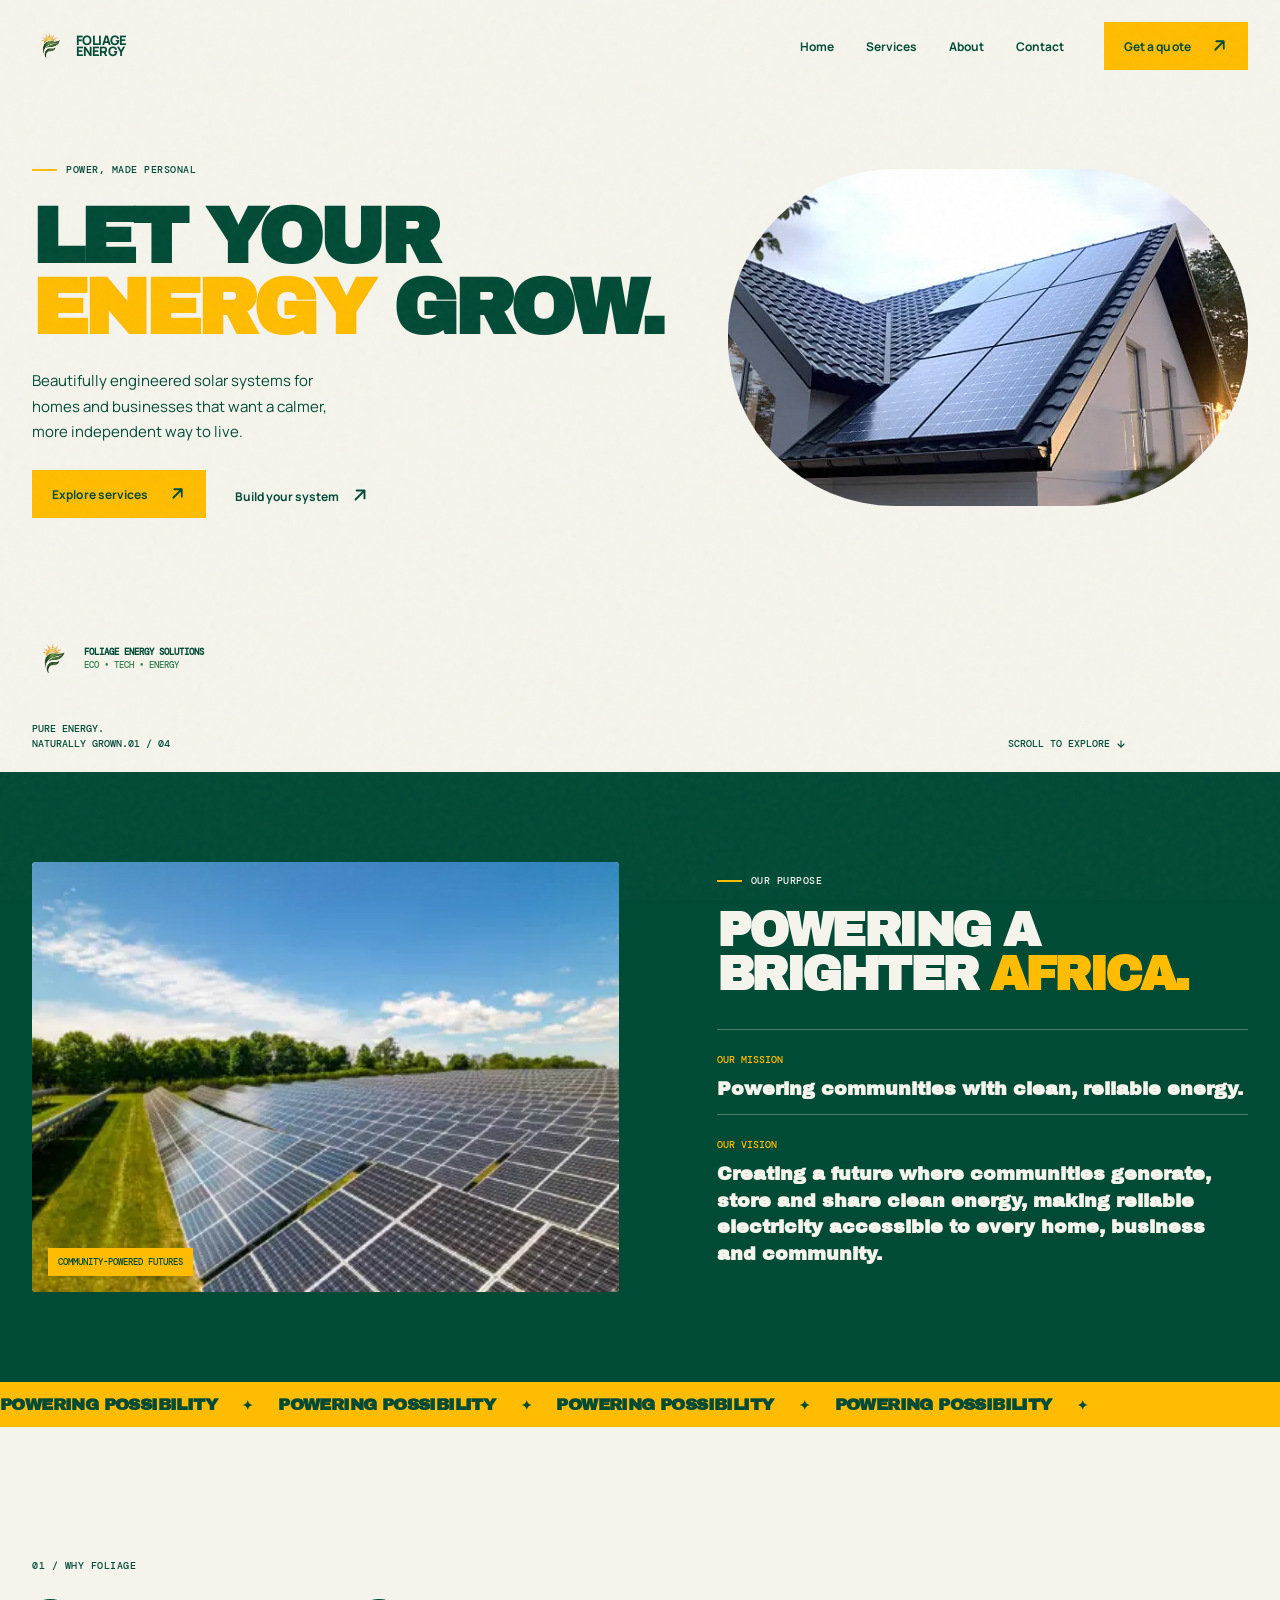
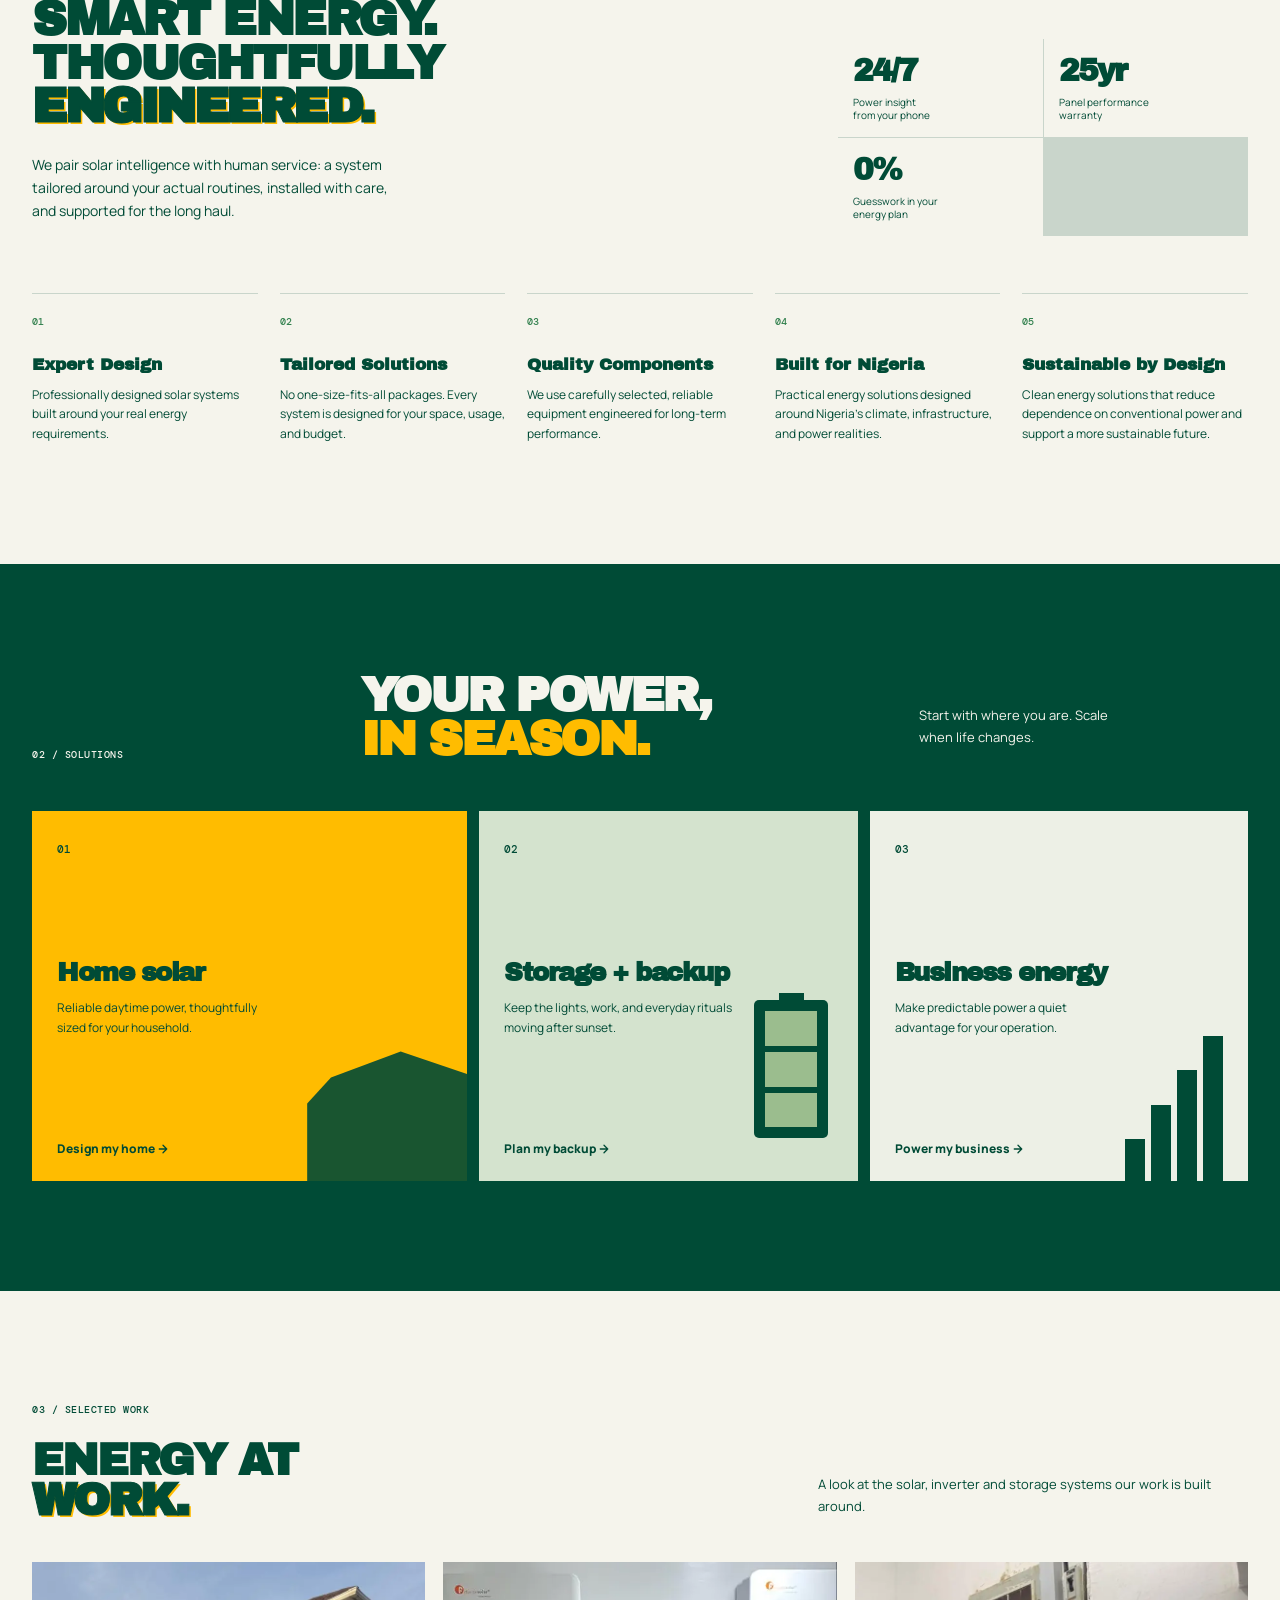
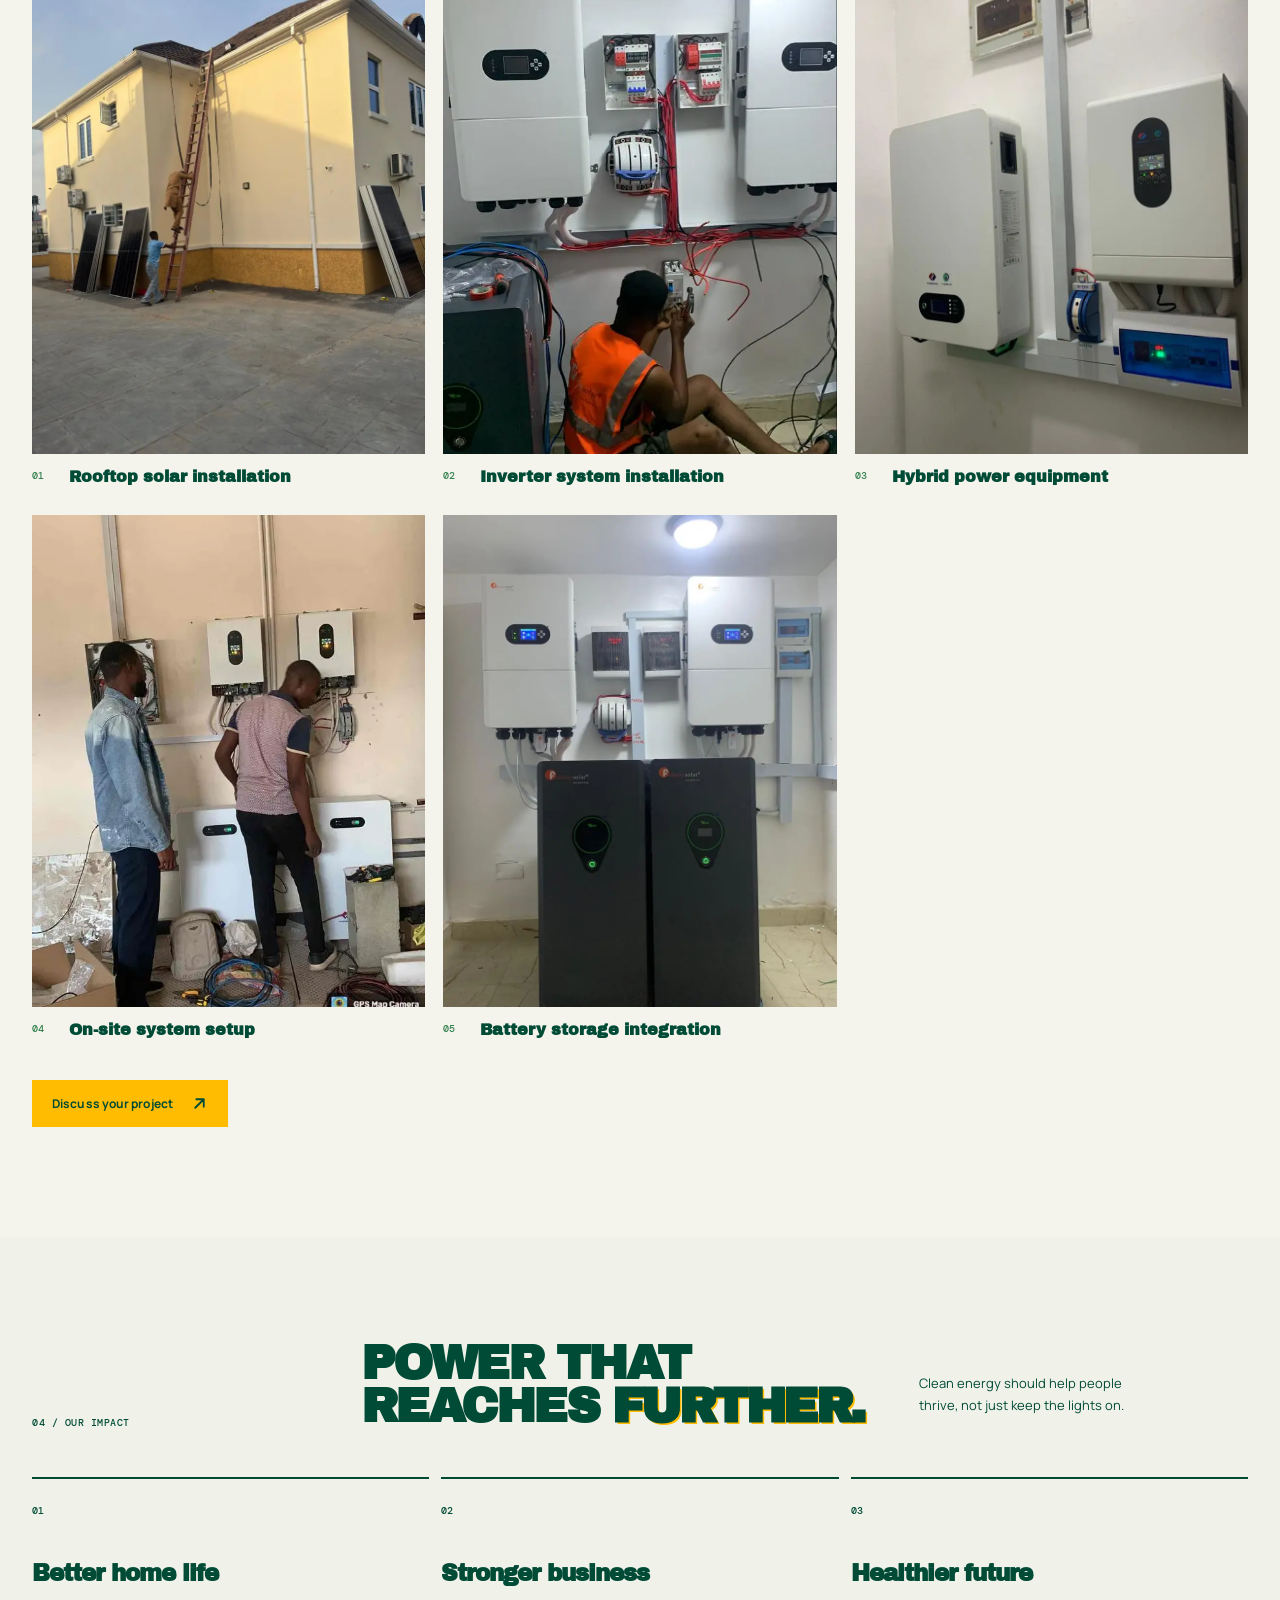
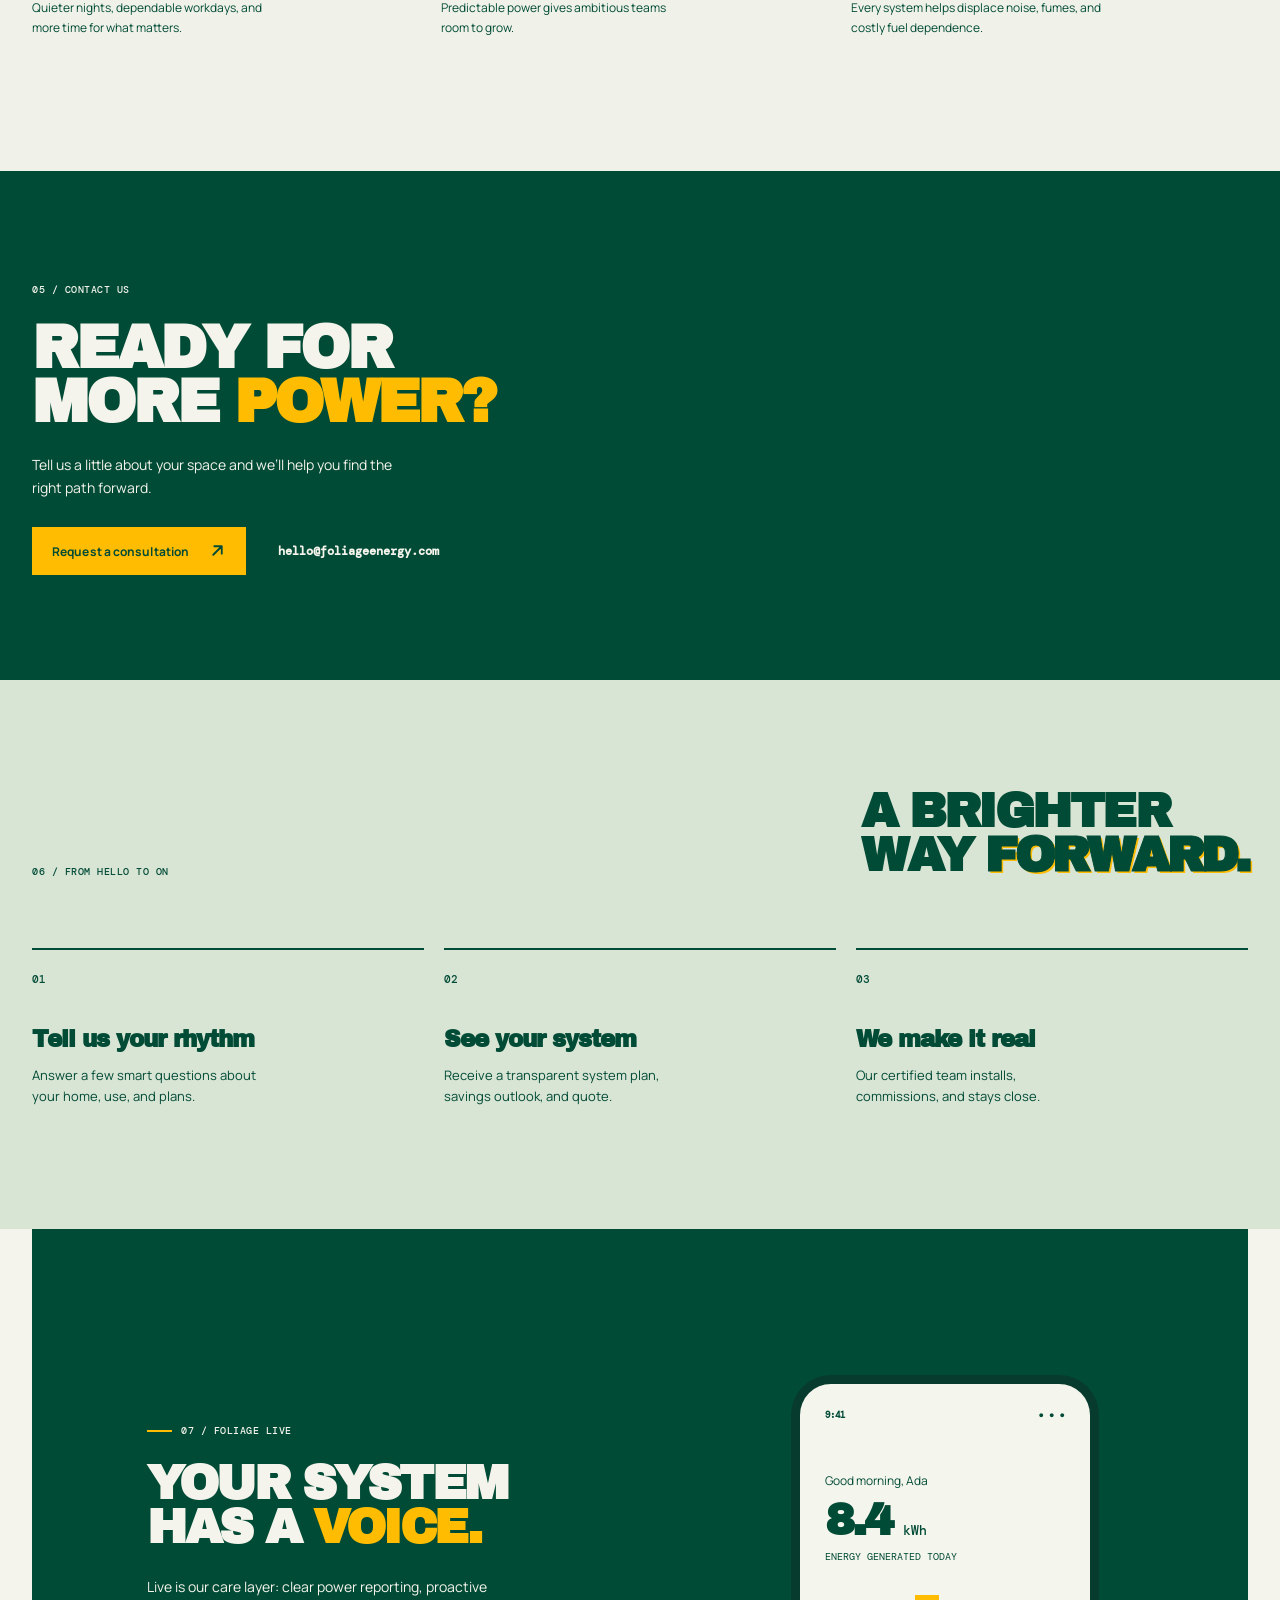
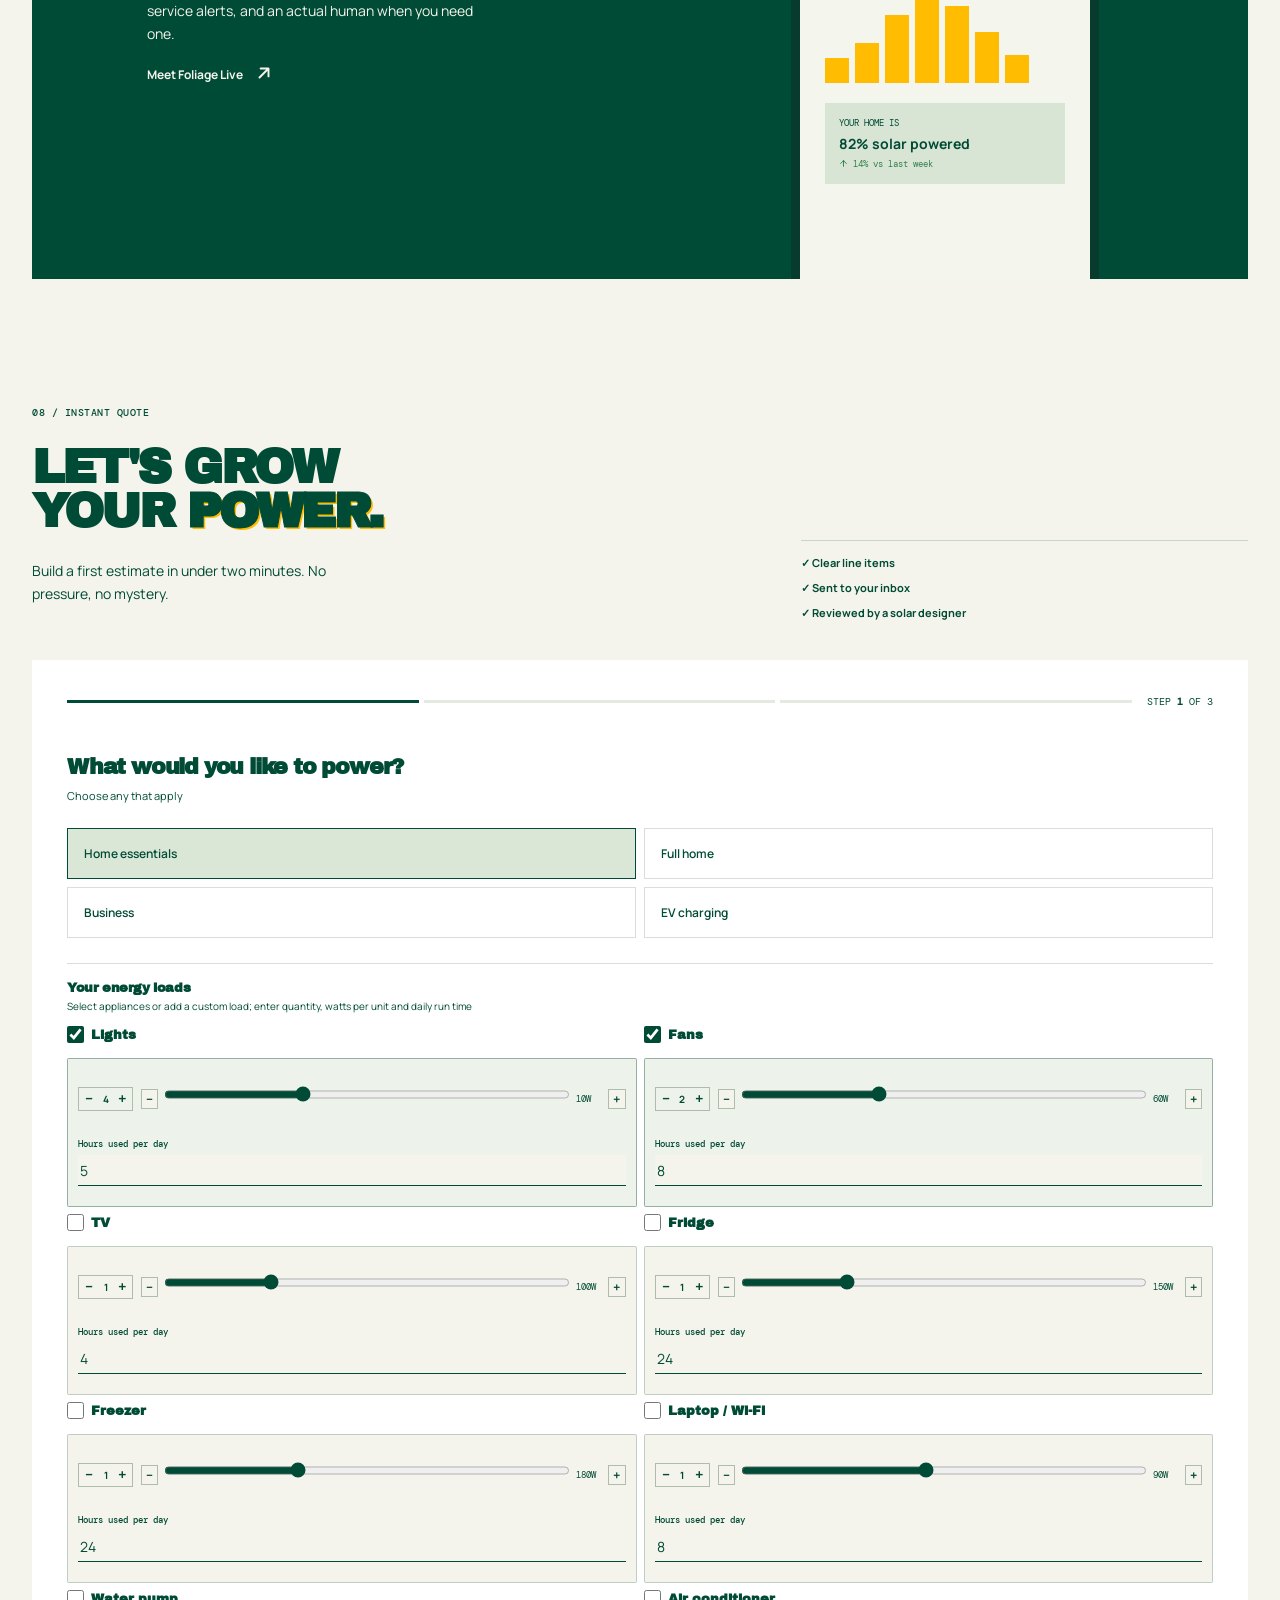
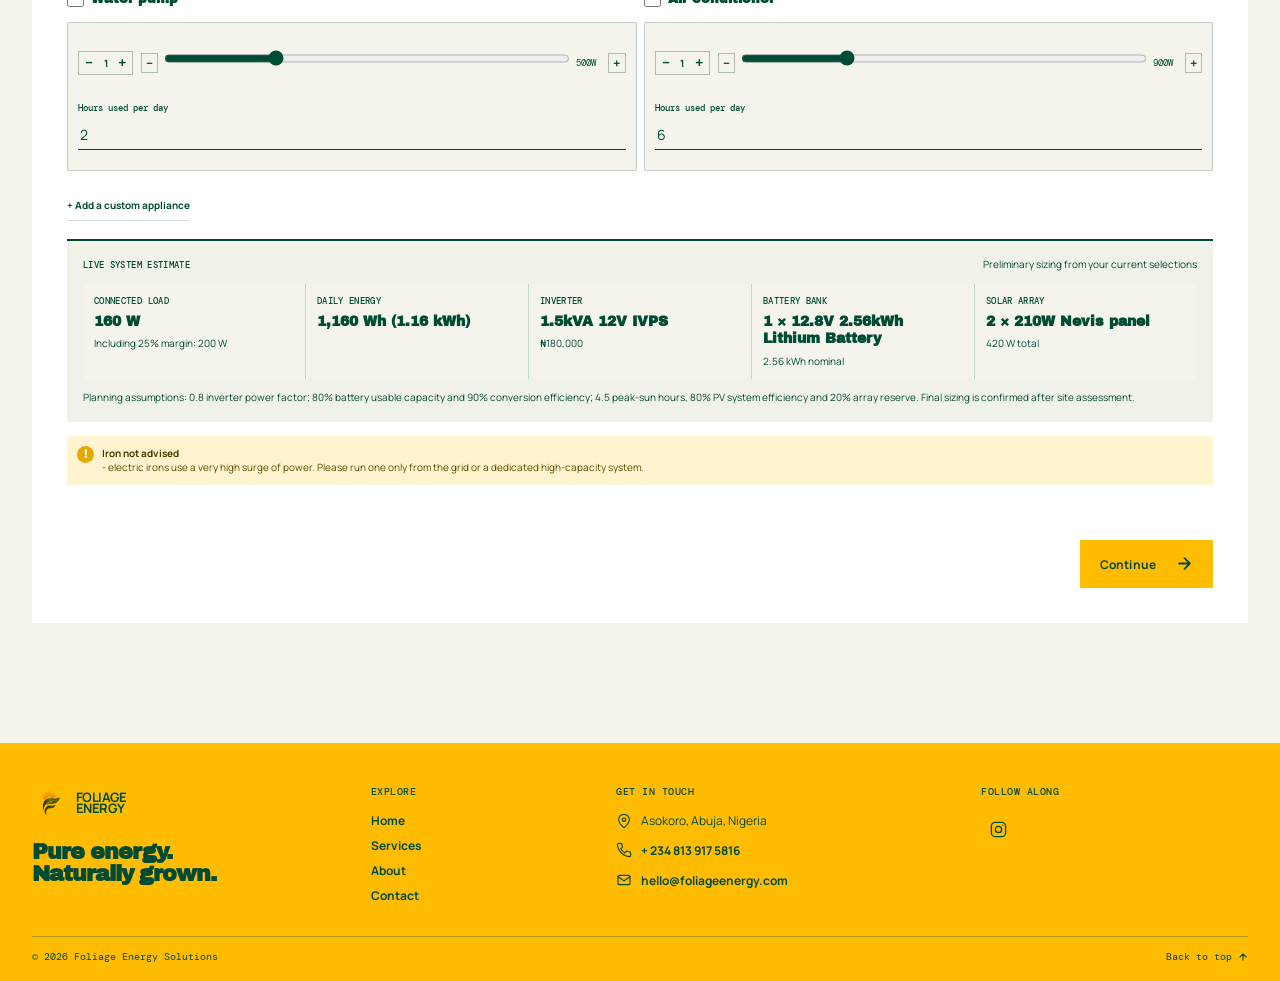
<file: index.html>
<!doctype html>
<html lang="en">

<head>
  <meta charset="UTF-8" />
  <meta name="viewport" content="width=device-width, initial-scale=1.0" />
  <title>Foliage Energy Solutions | Pure energy. Naturally grown.</title>
  <link rel="preconnect" href="https://fonts.googleapis.com">
  <link rel="icon" type="image/webp" href="assets/fes-logo.webp">
  <link rel="preconnect" href="https://fonts.gstatic.com" crossorigin>
  <link
    href="https://fonts.googleapis.com/css2?family=DM+Mono:wght@400;500&family=Manrope:wght@400;500;600;700;800&family=Archivo+Black&display=swap"
    rel="stylesheet">
  <link rel="stylesheet" href="styles.css" />
</head>

<body>
  <div class="noise"></div>
  <nav class="nav shell"><a class="wordmark" href="#top">FOLIAGE<span>ENERGY</span></a>
    <div class="nav-links"><a href="#solutions">Solutions</a><a href="#shop">Equipment</a><a href="#how">How it
        works</a></div><button class="btn btn-sun" data-open-quote>Get a quote <b><svg class="arrow-icon" viewBox="0 0 16 16" aria-hidden="true"><path d="M4 12 12 4M5 4h7v7"/></svg></b></button>
    <button class="menu-toggle" type="button" aria-label="Open navigation" aria-expanded="false"
      aria-controls="site-navigation"><span></span><span></span><span></span></button>
  </nav>
  <main id="top">
    <section class="hero shell">
      <div class="hero-top">
        <div>
          <div class="eyebrow"><i></i> POWER, MADE PERSONAL</div>
          <h1>LET YOUR<br><em>ENERGY</em> GROW.</h1>
          <p class="hero-copy">Beautifully engineered solar systems for homes and businesses that want a calmer, more
            independent way to live.</p>
            <div class="hero-actions"><a class="btn btn-sun" href="services.html">Explore services <b><svg class="arrow-icon" viewBox="0 0 16 16" aria-hidden="true"><path d="M4 12 12 4M5 4h7v7"/></svg></b></a><button
              class="text-link" type="button" data-open-quote>Build your system <span><svg class="arrow-icon" viewBox="0 0 16 16" aria-hidden="true"><path d="M4 12 12 4M5 4h7v7"/></svg></span></button></div>
    
        </div>
    
        <div class="hero-visual" aria-label="Illustration of a solar powered home">
          <img src="assets/heroImg.webp" class="hero-img" alt="Solar panel, a solar powered home" />
        </div>
    
      </div>
    
      <div class="hero-foot"><span>PURE ENERGY.<br>NATURALLY GROWN.</span><span>01 / 04</span><span class="scroll">SCROLL TO
          EXPLORE <svg class="arrow-icon arrow-down" viewBox="0 0 16 16" aria-hidden="true"><path d="M3 8h10m0 0-5-5m5 5-5 5"/></svg></span></div>
    </section>

    <section class="home-purpose">
      <div class="shell home-purpose-grid">
        <div class="home-purpose-photo">
          <img src="assets/solar-farm.webp" alt="A solar farm capturing clean energy from the sun">
          <span>COMMUNITY-POWERED FUTURES</span>
        </div>
        <div class="home-purpose-copy">
          <span class="eyebrow"><i></i> OUR PURPOSE</span>
          <h2>POWERING A<br>BRIGHTER <em>AFRICA.</em></h2>
          <article>
            <span>OUR MISSION</span>
            <p>Powering communities with clean, reliable energy.</p>
          </article>
          <article>
            <span>OUR VISION</span>
            <p>Creating a future where communities generate, store and share clean energy, making reliable electricity accessible to every home, business and community.</p>
          </article>
        </div>
      </div>
    </section>

    <section class="ticker">
      <div>POWERING POSSIBILITY <b>✦</b> POWERING POSSIBILITY <b>✦</b> POWERING POSSIBILITY <b>✦</b> POWERING
        POSSIBILITY <b>✦</b></div>
    </section>

    <section class="promise shell">
      <div class="promise-copy">
        <span class="section-number">01 / WHY FOLIAGE</span>
        <h2>SMART ENERGY.<br>THOUGHTFULLY<br><em>ENGINEERED.</em></h2>
        <p>We pair solar intelligence with human service: a system tailored around your actual routines, installed with
          care, and supported for the long haul.</p>
      </div>
      <div class="stat-grid">
        <div><strong>24/7</strong><span>Power insight<br>from your phone</span></div>
        <div><strong>25yr</strong><span>Panel performance<br>warranty</span></div>
        <div><strong>0%</strong><span>Guesswork in your<br>energy plan</span></div>
      </div>
      <div class="promise-features">
        <article><span>01</span><h3>Expert Design</h3><p>Professionally designed solar systems built around your real energy requirements.</p></article>
        <article><span>02</span><h3>Tailored Solutions</h3><p>No one-size-fits-all packages. Every system is designed for your space, usage, and budget.</p></article>
        <article><span>03</span><h3>Quality Components</h3><p>We use carefully selected, reliable equipment engineered for long-term performance.</p></article>
        <article><span>04</span><h3>Built for Nigeria</h3><p>Practical energy solutions designed around Nigeria's climate, infrastructure, and power realities.</p></article>
        <article><span>05</span><h3>Sustainable by Design</h3><p>Clean energy solutions that reduce dependence on conventional power and support a more sustainable future.</p></article>
      </div>
    </section>

    <section id="solutions" class="solutions">
      <div class="shell">
        <div class="section-head"><span class="section-number">02 / SOLUTIONS</span>
          <h2>YOUR POWER,<br><em>IN SEASON.</em></h2>
          <p>Start with where you are. Scale when life changes.</p>
        </div>
        <div class="solution-grid">
          <article class="solution-card home-card"><span>01</span>
            <h3>Home solar</h3>
            <p>Reliable daytime power, thoughtfully sized for your household.</p><a href="#quote">Design my home <svg class="arrow-icon arrow-right" viewBox="0 0 16 16" aria-hidden="true"><path d="M3 8h10m0 0-5-5m5 5-5 5"/></svg></a>
            <div class="mini-house"></div>
          </article>
          <article class="solution-card battery-card"><span>02</span>
            <h3>Storage + backup</h3>
            <p>Keep the lights, work, and everyday rituals moving after sunset.</p><a href="#quote">Plan my backup <svg class="arrow-icon arrow-right" viewBox="0 0 16 16" aria-hidden="true"><path d="M3 8h10m0 0-5-5m5 5-5 5"/></svg></a>
            <div class="battery-icon"><i></i><i></i><i></i></div>
          </article>
          <article class="solution-card business-card"><span>03</span>
            <h3>Business energy</h3>
            <p>Make predictable power a quiet advantage for your operation.</p><a href="#quote">Power my business <svg class="arrow-icon arrow-right" viewBox="0 0 16 16" aria-hidden="true"><path d="M3 8h10m0 0-5-5m5 5-5 5"/></svg></a>
            <div class="bar-chart"><i></i><i></i><i></i><i></i></div>
          </article>
        </div>
      </div>
    </section>

    <div id="work-gallery-mount"></div>

    <section id="how" class="flow">
      <div class="shell">
        <div class="flow-title"><span class="section-number">06 / FROM HELLO TO ON</span>
          <h2>A BRIGHTER<br>WAY <em>FORWARD.</em></h2>
        </div>
        <div class="steps">
          <article><b>01</b>
            <h3>Tell us your rhythm</h3>
            <p>Answer a few smart questions about your home, use, and plans.</p>
          </article>
          <article><b>02</b>
            <h3>See your system</h3>
            <p>Receive a transparent system plan, savings outlook, and quote.</p>
          </article>
          <article><b>03</b>
            <h3>We make it real</h3>
            <p>Our certified team installs, commissions, and stays close.</p>
          </article>
        </div>
      </div>
    </section>

    <section class="live shell">
      <div><span class="eyebrow"><i></i> 07 / FOLIAGE LIVE</span>
        <h2>YOUR SYSTEM<br>HAS A <em>VOICE.</em></h2>
        <p>Live is our care layer: clear power reporting, proactive service alerts, and an actual human when you need
          one.</p><a class="text-link light" href="#quote">Meet Foliage Live <span><svg class="arrow-icon" viewBox="0 0 16 16" aria-hidden="true"><path d="M4 12 12 4M5 4h7v7"/></svg></span></a>
      </div>
      <div class="phone">
        <div class="phone-top">9:41 <span>● ● ●</span></div>
        <p>Good morning, Ada</p><strong>8.4 <small>kWh</small></strong><span class="today">ENERGY GENERATED TODAY</span>
        <div class="chart"><i></i><i></i><i></i><i></i><i></i><i></i><i></i></div>
        <div class="phone-card"><span>YOUR HOME IS</span><b>82% solar powered</b><em><svg class="arrow-icon arrow-up" viewBox="0 0 16 16" aria-hidden="true"><path d="M3 8h10m0 0-5-5m5 5-5 5"/></svg> 14% vs last week</em></div>
      </div>
    </section>

    <section id="quote" class="quote shell">
      <div class="quote-side">
        <div class="quote-copy">
          <span class="section-number">08 / INSTANT QUOTE</span>
          <h2>LET'S GROW<br>YOUR <em>POWER.</em></h2>
          <p>Build a first estimate in under two minutes. No pressure, no mystery.</p>
        </div>
        <div class="quote-trust"><span>✓ Clear line items</span><span>✓ Sent to your inbox</span><span>✓ Reviewed by a
            solar designer</span></div>
      </div>
      <form id="quote-form">
        <div class="progress"><i class="on"></i><i></i><i></i><span>STEP <b id="step-count">1</b> OF 3</span></div>
        <div class="form-step active" data-step="1"><label>What would you like to power?<span>Choose any that
              apply</span></label>
          <div class="choice-grid"><button type="button" class="choice selected" data-value="Home essentials">Home
              essentials</button><button type="button" class="choice" data-value="Full home">Full home</button><button
              type="button" class="choice" data-value="Business">Business</button><button type="button" class="choice"
              data-value="EV charging">EV charging</button></div>
          <div class="appliance-picker" id="appliance-picker">
            <div class="picker-title">Your home essentials <span>Select the appliances to include</span></div>
            <div class="appliance-grid"><label><input type="checkbox" value="Lights"
                  checked><span>Lights</span></label><label><input type="checkbox" value="Fans"
                  checked><span>Fans</span></label><label><input type="checkbox"
                  value="TV"><span>TV</span></label><label><input type="checkbox"
                  value="Fridge"><span>Fridge</span></label><label><input type="checkbox"
                  value="Freezer"><span>Freezer</span></label><label><input type="checkbox"
                  value="Laptop / Wi-Fi"><span>Laptop / Wi-Fi</span></label><label><input type="checkbox"
                  value="Water pump"><span>Water pump</span></label><label><input type="checkbox"
                  value="Air conditioner"><span>Air conditioner</span></label></div>
            <p class="iron-warning"><b>!</b><span><strong>Iron not advised</strong> - electric irons use a very high
                surge of power. Please run one only from the grid or a dedicated high-capacity system.</span></p>
          </div>
        </div>
        <div class="form-step" data-step="2"><label>How much backup would feel right?<span>You can adjust this
              later</span></label>
          <div class="range-wrap"><output id="hours-output">6 hours</output><input id="hours" type="range" min="2"
              max="16" value="6" />
            <div><span>2 hrs</span><span>16 hrs</span></div>
          </div>
        </div>
        <div class="form-step" data-step="3"><label>Where should we send your plan?</label>
          <div class="input-row"><input required id="client-name" placeholder="Your name" /><input required type="email"
              id="client-email" placeholder="Email address" /></div><input id="client-location"
            placeholder="City / area" />
        </div>
        <div class="form-nav"><button class="back" type="button" id="back"><svg class="arrow-icon arrow-left" viewBox="0 0 16 16" aria-hidden="true"><path d="M3 8h10m0 0-5-5m5 5-5 5"/></svg> Back</button><button class="btn btn-sun"
          type="button" id="next">Continue <b><svg class="arrow-icon arrow-right" viewBox="0 0 16 16" aria-hidden="true"><path d="M3 8h10m0 0-5-5m5 5-5 5"/></svg></b></button></div>
      </form>
    </section>
  </main>
  <div id="site-footer"></div>
  <dialog id="quote-modal"><button class="close" aria-label="Close quote">×</button>
    <div class="modal-sun">✦</div>
    <h2>YOUR POWER PLAN<br>IS <em>SPROUTING.</em></h2>
    <p id="quote-summary"></p><button class="btn btn-dark close">Done <b><svg class="arrow-icon arrow-right" viewBox="0 0 16 16" aria-hidden="true"><path d="M3 8h10m0 0-5-5m5 5-5 5"/></svg></b></button>
  </dialog>
  <script src="navigation.js"></script>
  <script src="script.js"></script>
  <script src="template.js"></script>
  <script src="wattage-controls.js"></script>
  <script src="quote-engine.js"></script>
  <script src="work-gallery.js"></script>
  <script src="footer.js"></script>
</body>

</html>
</file>
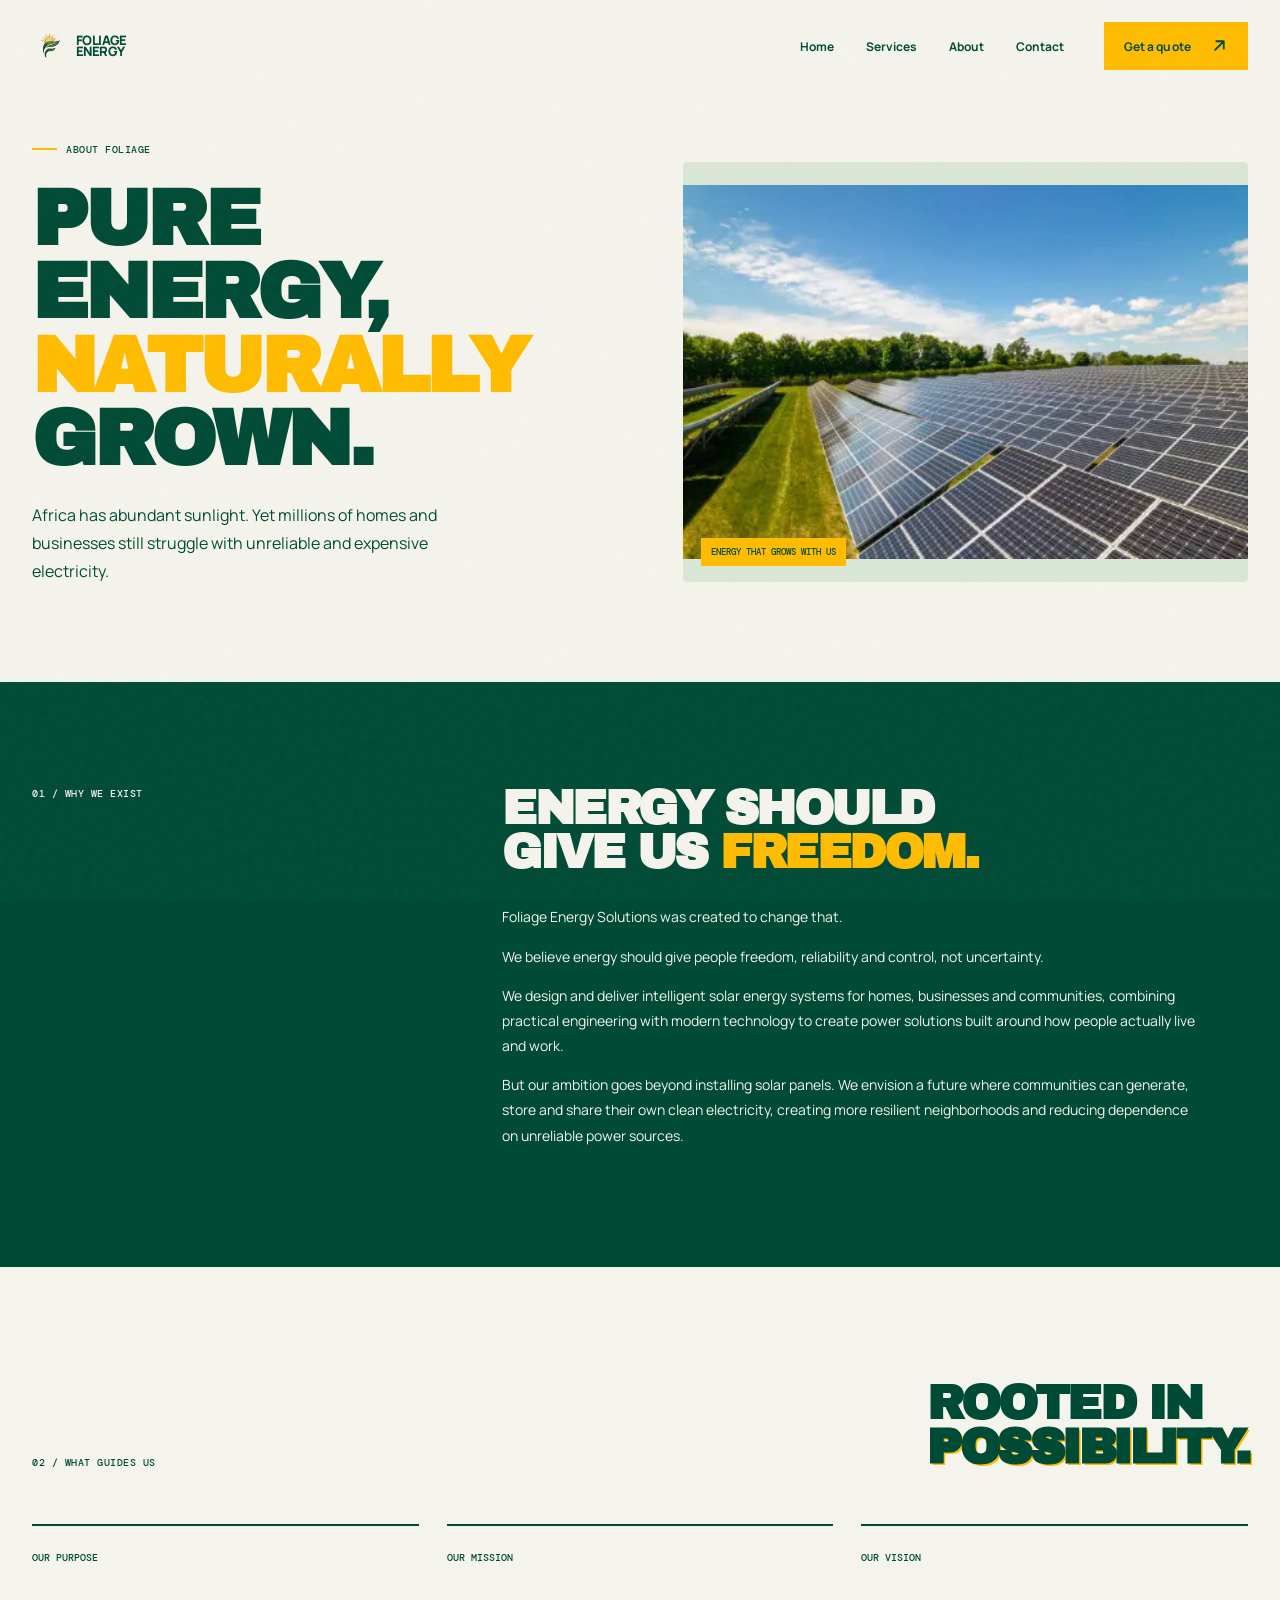
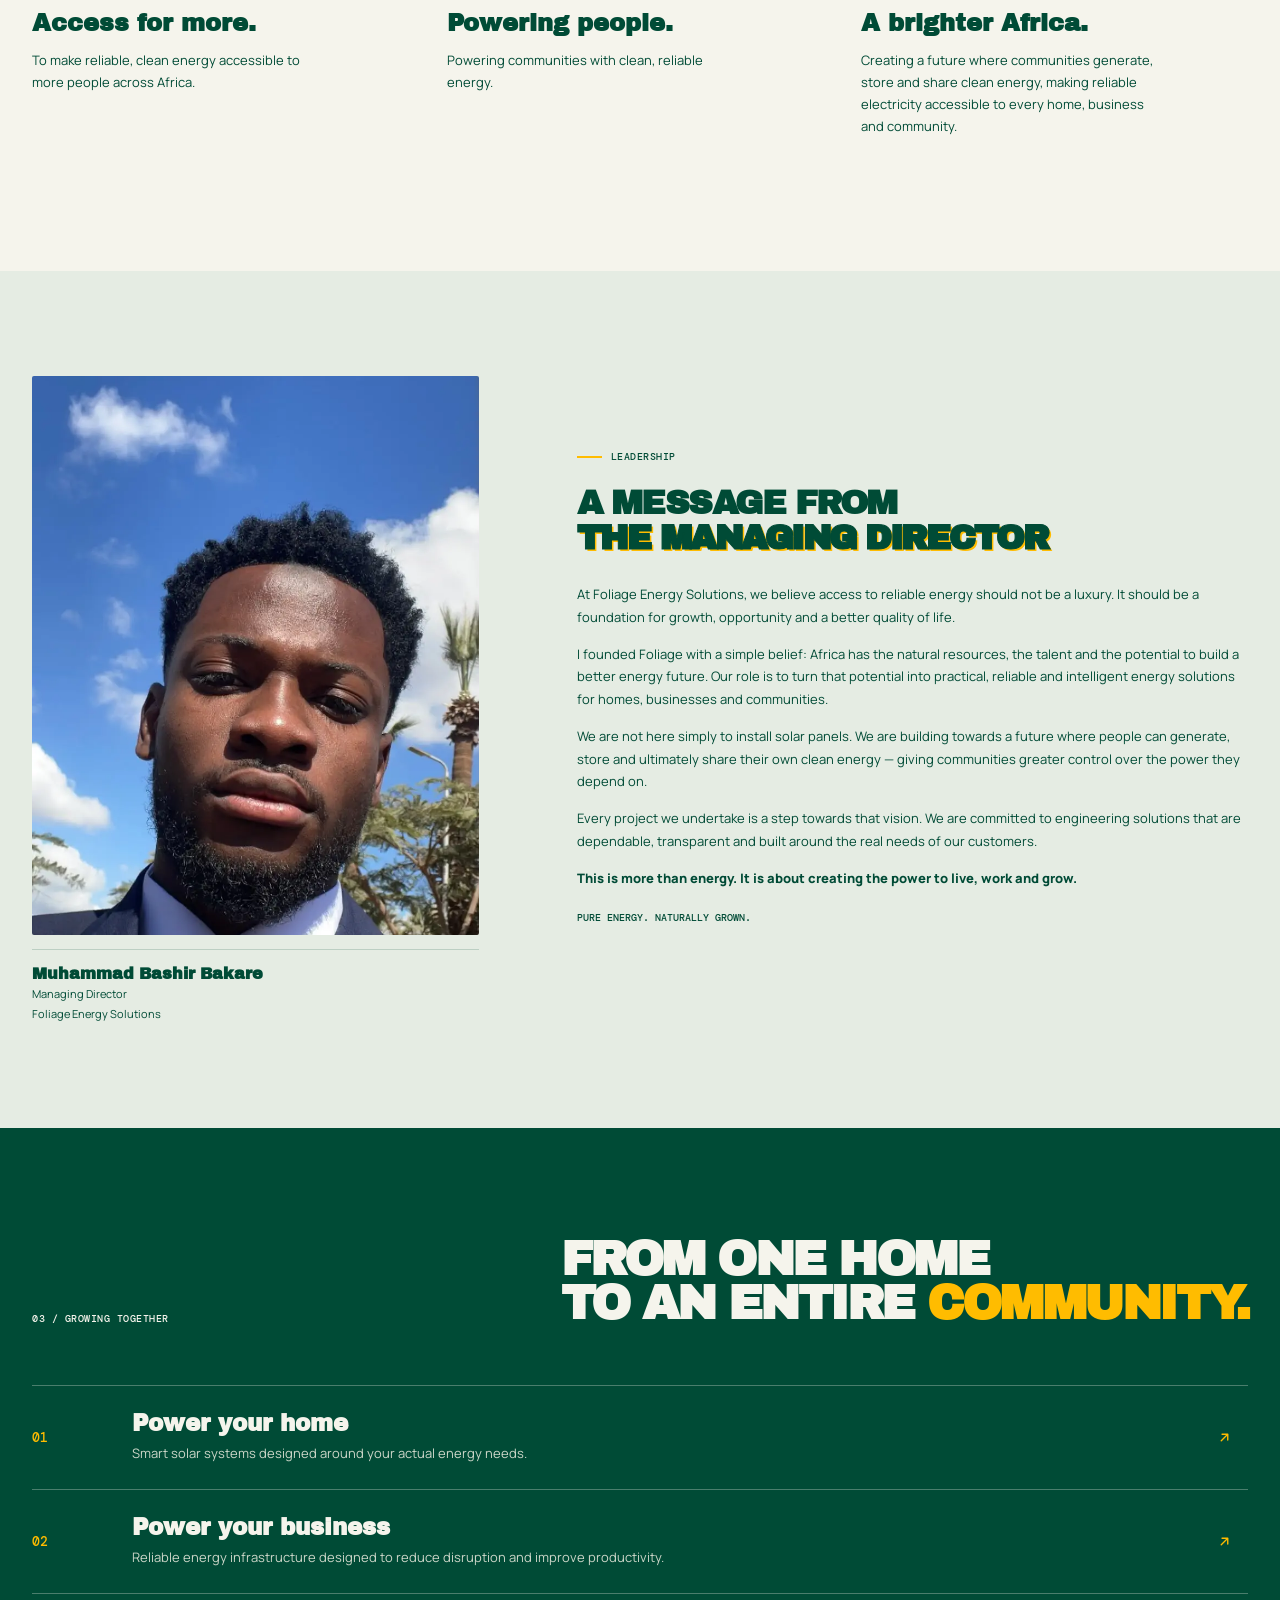
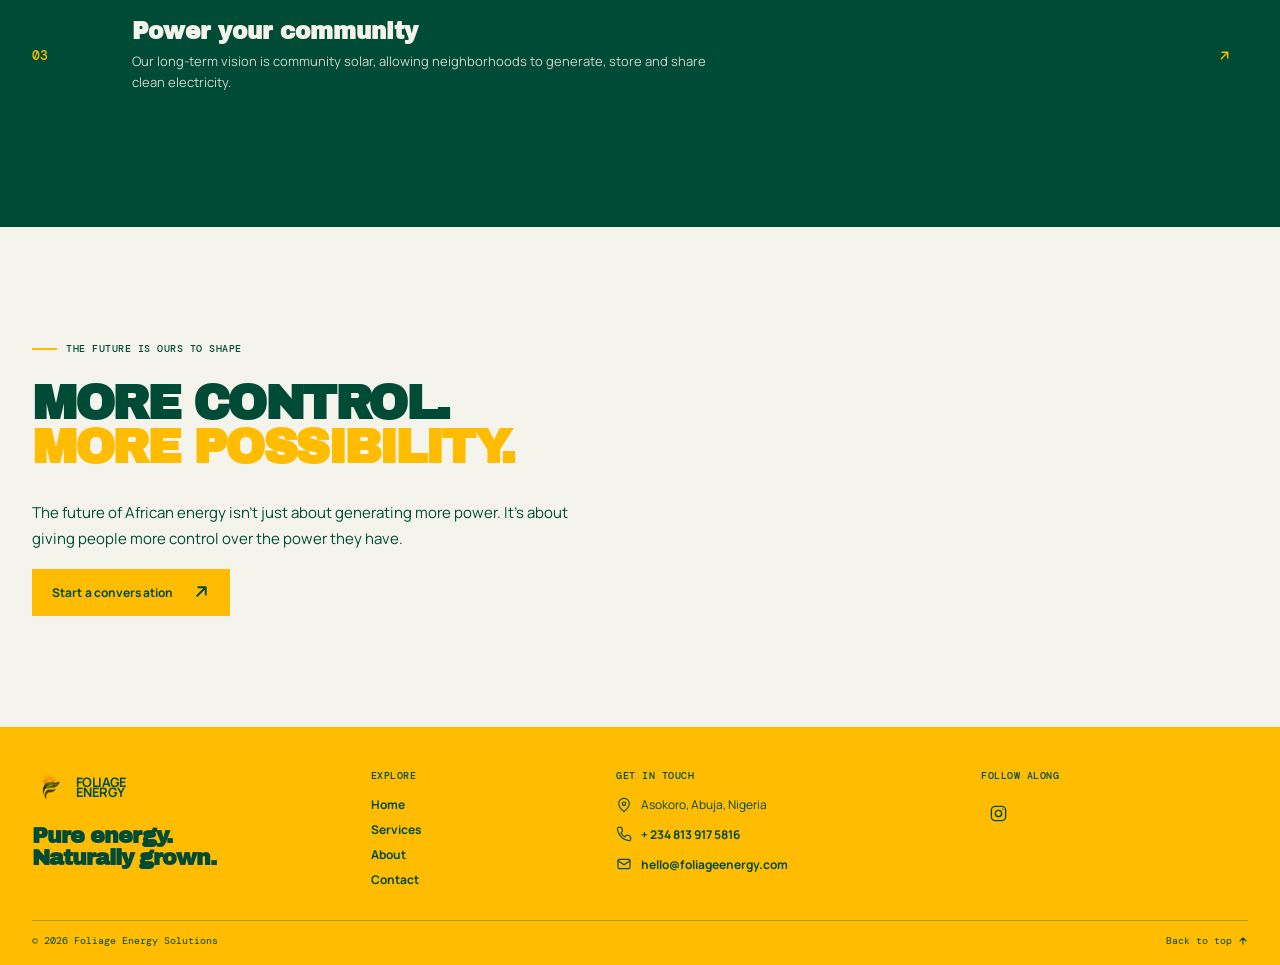
<file: about.html>
<!doctype html>
<html lang="en">

<head>
  <meta charset="UTF-8" />
  <meta name="viewport" content="width=device-width, initial-scale=1.0" />
  <title>About Foliage | Foliage Energy Solutions</title>
  <link rel="preconnect" href="https://fonts.googleapis.com">
  <link rel="icon" type="image/webp" href="assets/fes-logo.webp">
  <link rel="preconnect" href="https://fonts.gstatic.com" crossorigin>
  <link
    href="https://fonts.googleapis.com/css2?family=DM+Mono:wght@400;500&family=Manrope:wght@400;500;600;700;800&family=Archivo+Black&display=swap"
    rel="stylesheet">
  <link rel="stylesheet" href="styles.css" />
</head>

<body class="about-page">
  <div class="noise"></div>
  <nav class="nav shell">
    <a class="wordmark" href="index.html#top"><img src="assets/fes-logo.webp" alt=""><span>FOLIAGE<br>ENERGY</span></a>
    <div class="nav-links"></div>
    <button class="btn btn-sun" type="button" data-open-quote>Get a quote <b><svg class="arrow-icon" viewBox="0 0 16 16" aria-hidden="true"><path d="M4 12 12 4M5 4h7v7"/></svg></b></button>
    <button class="menu-toggle" type="button" aria-label="Open navigation" aria-expanded="false"
      aria-controls="site-navigation"><span></span><span></span><span></span></button>
  </nav>

  <main id="top">
    <section class="about-hero shell">
      <div class="about-hero-copy">
        <span class="eyebrow"><i></i> ABOUT FOLIAGE</span>
        <h1>PURE ENERGY,<br><em>NATURALLY</em><br>GROWN.</h1>
        <p>Africa has abundant sunlight. Yet millions of homes and businesses still struggle with unreliable and expensive electricity.</p>
      </div>
      <div class="about-hero-image">
        <img src="assets/solar-farm.webp" alt="Rows of solar panels at a solar farm">
        <span>ENERGY THAT GROWS WITH US</span>
      </div>
    </section>

    <section class="about-story">
      <div class="shell about-story-grid">
        <span class="section-number">01 / WHY WE EXIST</span>
        <div>
          <h2>ENERGY SHOULD<br>GIVE US <em>FREEDOM.</em></h2>
          <p>Foliage Energy Solutions was created to change that.</p>
          <p>We believe energy should give people freedom, reliability and control, not uncertainty.</p>
          <p>We design and deliver intelligent solar energy systems for homes, businesses and communities, combining practical engineering with modern technology to create power solutions built around how people actually live and work.</p>
          <p>But our ambition goes beyond installing solar panels. We envision a future where communities can generate, store and share their own clean electricity, creating more resilient neighborhoods and reducing dependence on unreliable power sources.</p>
        </div>
      </div>
    </section>

    <section class="about-principles shell">
      <div class="about-principles-heading">
        <span class="section-number">02 / WHAT GUIDES US</span>
        <h2>ROOTED IN<br><em>POSSIBILITY.</em></h2>
      </div>
      <div class="principle-grid">
        <article><span>OUR PURPOSE</span><h3>Access for more.</h3><p>To make reliable, clean energy accessible to more people across Africa.</p></article>
        <article><span>OUR MISSION</span><h3>Powering people.</h3><p>Powering communities with clean, reliable energy.</p></article>
        <article><span>OUR VISION</span><h3>A brighter Africa.</h3><p>Creating a future where communities generate, store and share clean energy, making reliable electricity accessible to every home, business and community.</p></article>
      </div>
    </section>

    <section class="director-message">
      <div class="shell director-message-grid">
        <div class="director-profile">
          <figure class="director-portrait">
            <img src="assets/ceo-img.webp" alt="Muhammad Bashir Bakare, Managing Director of Foliage Energy Solutions">
          </figure>
          <div class="director-attribution">
            <strong>Muhammad Bashir Bakare</strong>
            <span>Managing Director</span>
            <span>Foliage Energy Solutions</span>
          </div>
        </div>
        <div class="director-copy">
          <span class="eyebrow"><i></i> LEADERSHIP</span>
          <h2>A MESSAGE FROM<br><em>THE MANAGING DIRECTOR</em></h2>
          <blockquote>
            <p>At Foliage Energy Solutions, we believe access to reliable energy should not be a luxury. It should be a foundation for growth, opportunity and a better quality of life.</p>
            <p>I founded Foliage with a simple belief: Africa has the natural resources, the talent and the potential to build a better energy future. Our role is to turn that potential into practical, reliable and intelligent energy solutions for homes, businesses and communities.</p>
            <p>We are not here simply to install solar panels. We are building towards a future where people can generate, store and ultimately share their own clean energy — giving communities greater control over the power they depend on.</p>
            <p>Every project we undertake is a step towards that vision. We are committed to engineering solutions that are dependable, transparent and built around the real needs of our customers.</p>
            <p class="director-emphasis">This is more than energy. It is about creating the power to live, work and grow.</p>
            <p class="director-signoff">Pure Energy. Naturally Grown.</p>
          </blockquote>
        </div>
      </div>
    </section>

    <section class="community-power">
      <div class="shell">
        <div class="community-heading">
          <span class="section-number">03 / GROWING TOGETHER</span>
          <h2>FROM ONE HOME<br>TO AN ENTIRE <em>COMMUNITY.</em></h2>
        </div>
        <div class="community-steps">
          <article><span>01</span><div><h3>Power your home</h3><p>Smart solar systems designed around your actual energy needs.</p></div><b><svg class="arrow-icon" viewBox="0 0 16 16" aria-hidden="true"><path d="M4 12 12 4M5 4h7v7"/></svg></b></article>
          <article><span>02</span><div><h3>Power your business</h3><p>Reliable energy infrastructure designed to reduce disruption and improve productivity.</p></div><b><svg class="arrow-icon" viewBox="0 0 16 16" aria-hidden="true"><path d="M4 12 12 4M5 4h7v7"/></svg></b></article>
          <article><span>03</span><div><h3>Power your community</h3><p>Our long-term vision is community solar, allowing neighborhoods to generate, store and share clean electricity.</p></div><b><svg class="arrow-icon" viewBox="0 0 16 16" aria-hidden="true"><path d="M4 12 12 4M5 4h7v7"/></svg></b></article>
        </div>
      </div>
    </section>

    <section class="about-close shell">
      <span class="eyebrow"><i></i> THE FUTURE IS OURS TO SHAPE</span>
      <h2>MORE CONTROL.<br><em>MORE POSSIBILITY.</em></h2>
      <p>The future of African energy isn’t just about generating more power. It’s about giving people more control over the power they have.</p>
      <a class="btn btn-sun" href="index.html#quote">Start a conversation <b><svg class="arrow-icon" viewBox="0 0 16 16" aria-hidden="true"><path d="M4 12 12 4M5 4h7v7"/></svg></b></a>
    </section>
  </main>

  <div id="site-footer"></div>
  <script src="navigation.js"></script>
  <script src="footer.js"></script>
</body>

</html>
</file>
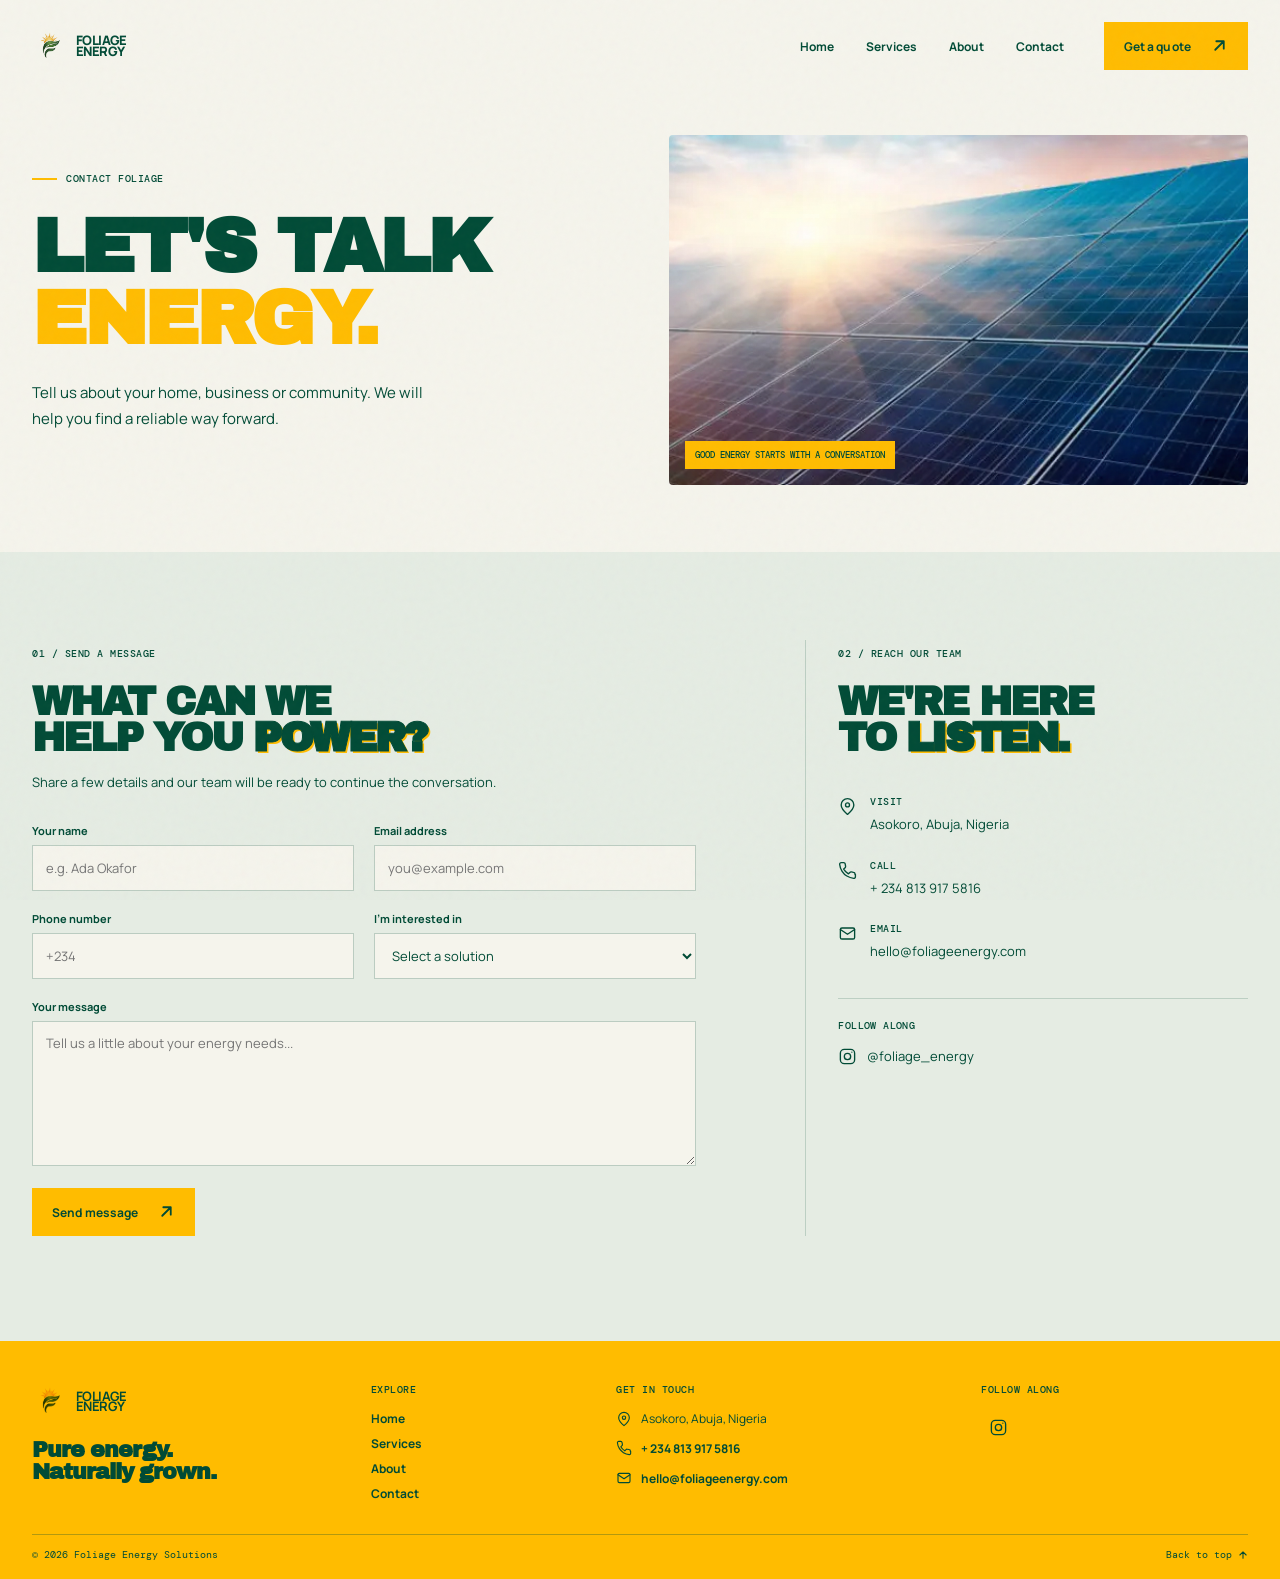
<file: contact.html>
<!doctype html>
<html lang="en">

<head>
  <meta charset="UTF-8" />
  <meta name="viewport" content="width=device-width, initial-scale=1.0" />
  <title>Contact Foliage | Foliage Energy Solutions</title>
  <link rel="preconnect" href="https://fonts.googleapis.com">
  <link rel="icon" type="image/webp" href="assets/fes-logo.webp">
  <link rel="preconnect" href="https://fonts.gstatic.com" crossorigin>
  <link
    href="https://fonts.googleapis.com/css2?family=DM+Mono:wght@400;500&family=Manrope:wght@400;500;600;700;800&family=Archivo+Black&display=swap"
    rel="stylesheet">
  <link rel="stylesheet" href="styles.css" />
</head>

<body class="contact-page">
  <div class="noise"></div>
  <nav class="nav shell">
    <a class="wordmark" href="index.html#top"><img src="assets/fes-logo.webp" alt=""><span>FOLIAGE<br>ENERGY</span></a>
    <div class="nav-links"></div>
    <button class="btn btn-sun" type="button" data-open-quote>Get a quote <b><svg class="arrow-icon" viewBox="0 0 16 16" aria-hidden="true"><path d="M4 12 12 4M5 4h7v7"/></svg></b></button>
    <button class="menu-toggle" type="button" aria-label="Open navigation" aria-expanded="false"
      aria-controls="site-navigation"><span></span><span></span><span></span></button>
  </nav>

  <main id="top">
    <section class="contact-hero shell">
      <div class="contact-hero-copy">
        <span class="eyebrow"><i></i> CONTACT FOLIAGE</span>
        <h1>LET'S TALK<br><em>ENERGY.</em></h1>
        <p>Tell us about your home, business or community. We will help you find a reliable way forward.</p>
      </div>
      <figure class="contact-hero-image">
        <img src="assets/contact-img.webp" alt="Solar panels catching the morning sun">
        <figcaption>GOOD ENERGY STARTS WITH A CONVERSATION</figcaption>
      </figure>
    </section>

    <section class="contact-main">
      <div class="shell contact-main-grid">
        <div class="contact-form-column">
          <span class="section-number">01 / SEND A MESSAGE</span>
          <h2>WHAT CAN WE<br>HELP YOU <em>POWER?</em></h2>
          <p class="contact-form-intro">Share a few details and our team will be ready to continue the conversation.</p>
          <form id="contact-form">
            <div class="contact-field-grid">
              <label class="contact-field">Your name<input name="name" type="text" autocomplete="name" placeholder="e.g. Ada Okafor" required></label>
              <label class="contact-field">Email address<input name="email" type="email" autocomplete="email" placeholder="you@example.com" required></label>
              <label class="contact-field">Phone number<input name="phone" type="tel" autocomplete="tel" placeholder="+234"></label>
              <label class="contact-field">I'm interested in<select name="interest" required>
                <option value="" disabled selected>Select a solution</option>
                <option>Home solar</option>
                <option>Business energy</option>
                <option>Battery storage and backup</option>
                <option>Community solar</option>
                <option>Something else</option>
              </select></label>
            </div>
            <label class="contact-field contact-message">Your message<textarea name="message" rows="5" placeholder="Tell us a little about your energy needs..." required></textarea></label>
            <div class="contact-form-bottom">
              <button class="btn btn-sun" type="submit">Send message <b><svg class="arrow-icon" viewBox="0 0 16 16" aria-hidden="true"><path d="M4 12 12 4M5 4h7v7"/></svg></b></button>
              <p id="contact-status" aria-live="polite"></p>
            </div>
          </form>
        </div>

        <aside class="contact-details" aria-label="Contact details">
          <span class="section-number">02 / REACH OUR TEAM</span>
          <h2>WE'RE HERE<br>TO <em>LISTEN.</em></h2>
          <div class="contact-detail-list">
            <div class="contact-detail">
              <svg class="contact-icon" viewBox="0 0 24 24" aria-hidden="true"><path d="M20 10c0 5-8 12-8 12S4 15 4 10a8 8 0 1 1 16 0Z"/><circle cx="12" cy="10" r="2.5"/></svg>
              <div><span>VISIT</span><address>Asokoro, Abuja, Nigeria</address></div>
            </div>
            <div class="contact-detail">
              <svg class="contact-icon" viewBox="0 0 24 24" aria-hidden="true"><path d="M22 16.9v3a2 2 0 0 1-2.2 2A19.8 19.8 0 0 1 11.2 19a19.4 19.4 0 0 1-6-6A19.8 19.8 0 0 1 2.1 4.2 2 2 0 0 1 4.1 2h3a2 2 0 0 1 2 1.7l.5 3a2 2 0 0 1-.6 1.7L7.2 10.2a16 16 0 0 0 6 6l1.8-1.8a2 2 0 0 1 1.7-.6l3 .5a2 2 0 0 1 1.7 2.6Z"/></svg>
              <div><span>CALL</span><a href="tel:+2348139175816">+ 234 813 917 5816</a></div>
            </div>
            <div class="contact-detail">
              <svg class="contact-icon" viewBox="0 0 24 24" aria-hidden="true"><rect x="3" y="5" width="18" height="14" rx="2"/><path d="m3 7 9 6 9-6"/></svg>
              <div><span>EMAIL</span><a href="mailto:hello@foliageenergy.com">hello@foliageenergy.com</a></div>
            </div>
          </div>
          <div class="contact-social">
            <span>FOLLOW ALONG</span>
            <a href="https://www.instagram.com/foliage_energy" aria-label="Instagram: @foliage_energy" target="_blank" rel="noopener noreferrer"><svg class="contact-icon" viewBox="0 0 24 24" aria-hidden="true"><rect x="3" y="3" width="18" height="18" rx="5"/><circle cx="12" cy="12" r="4"/><circle cx="17.5" cy="6.5" r=".8" fill="currentColor" stroke="none"/></svg>@foliage_energy</a>
          </div>
        </aside>
      </div>
    </section>
  </main>

  <div id="site-footer"></div>
  <script src="navigation.js"></script>
  <script src="contact.js"></script>
  <script src="footer.js"></script>
</body>

</html>
</file>
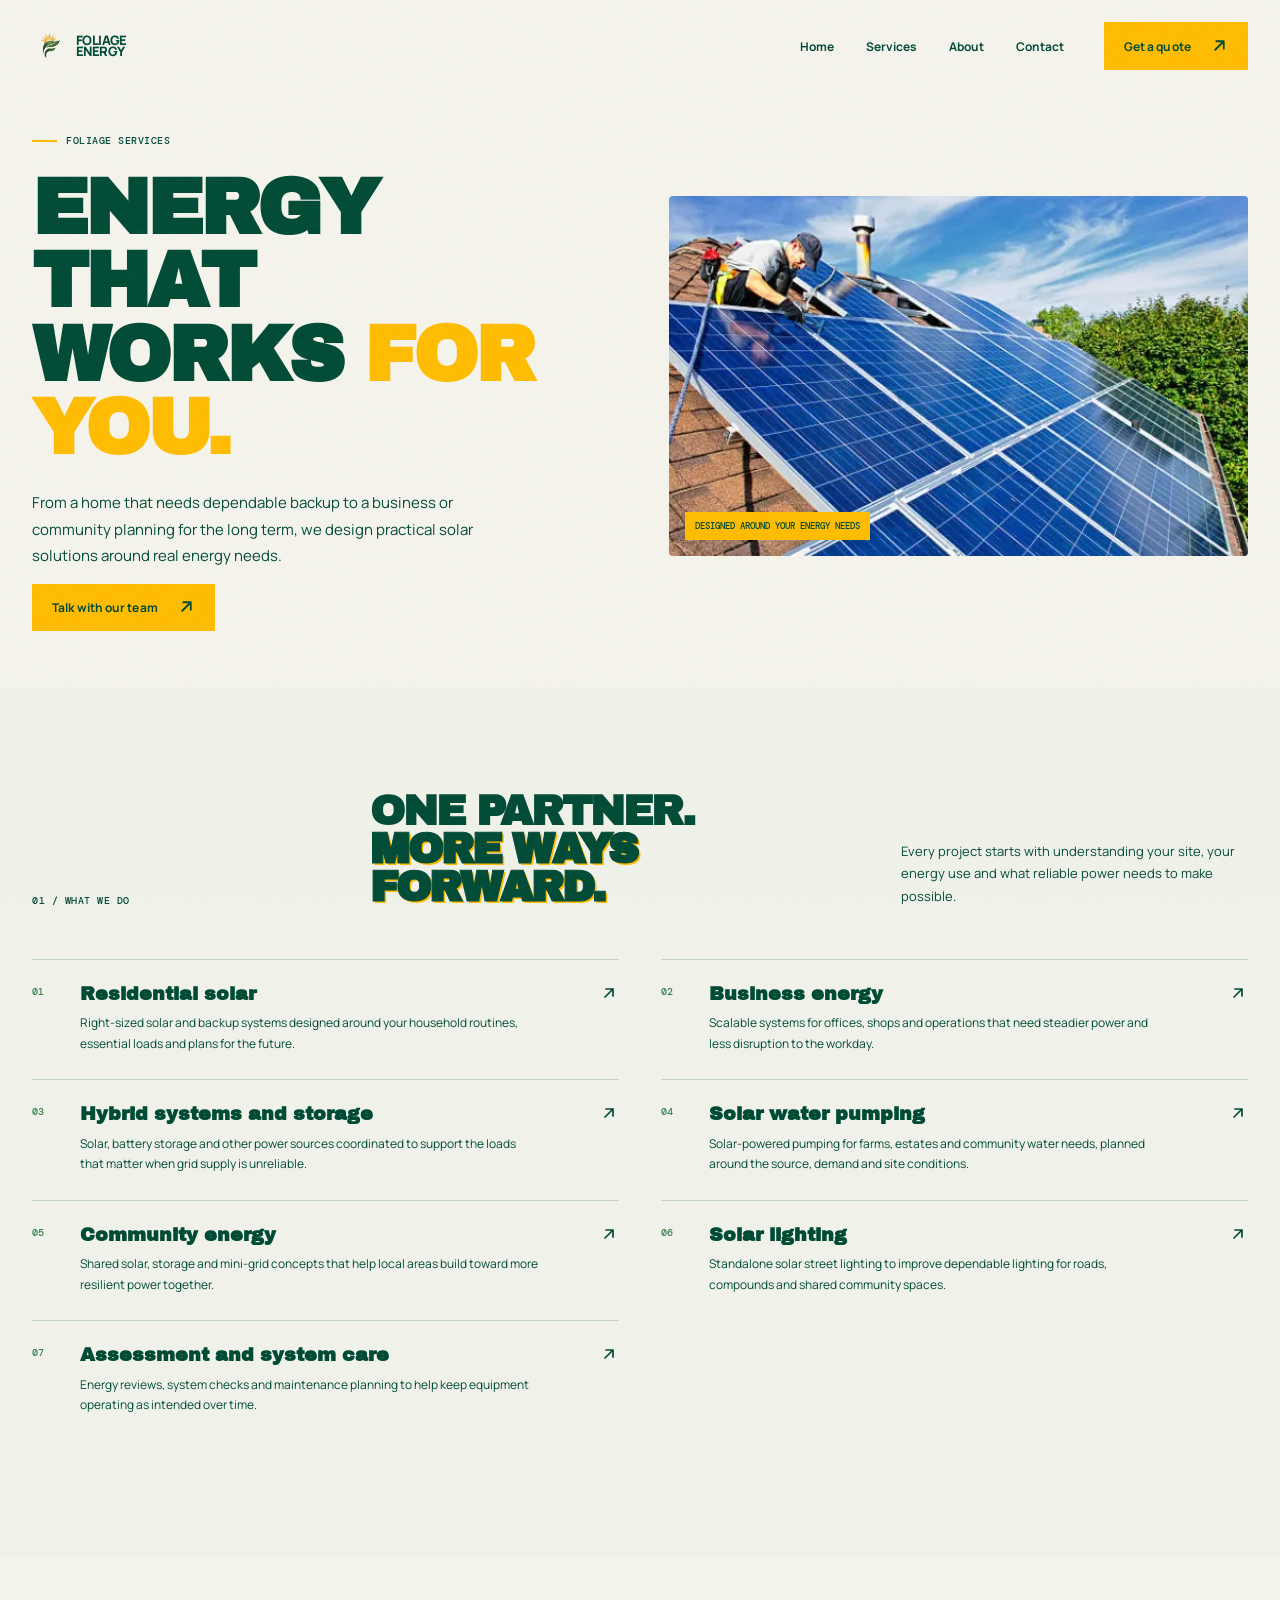
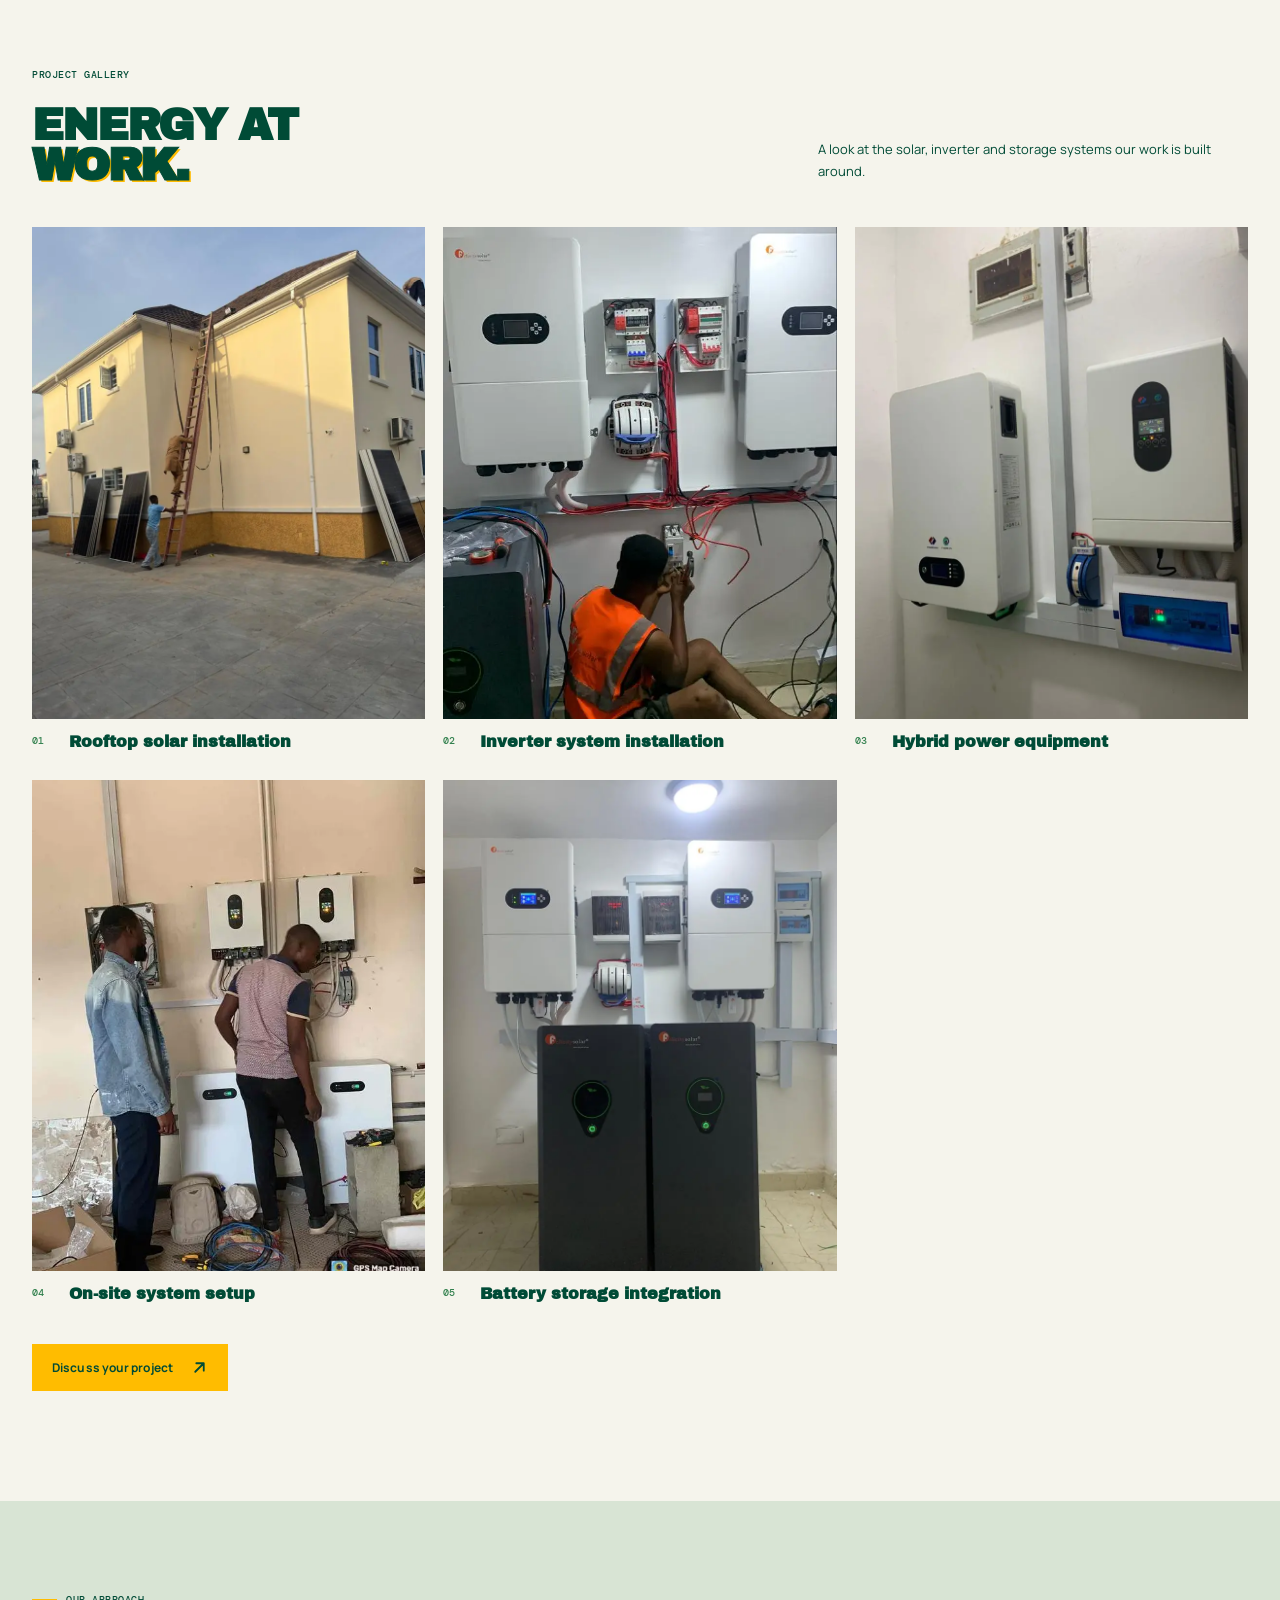
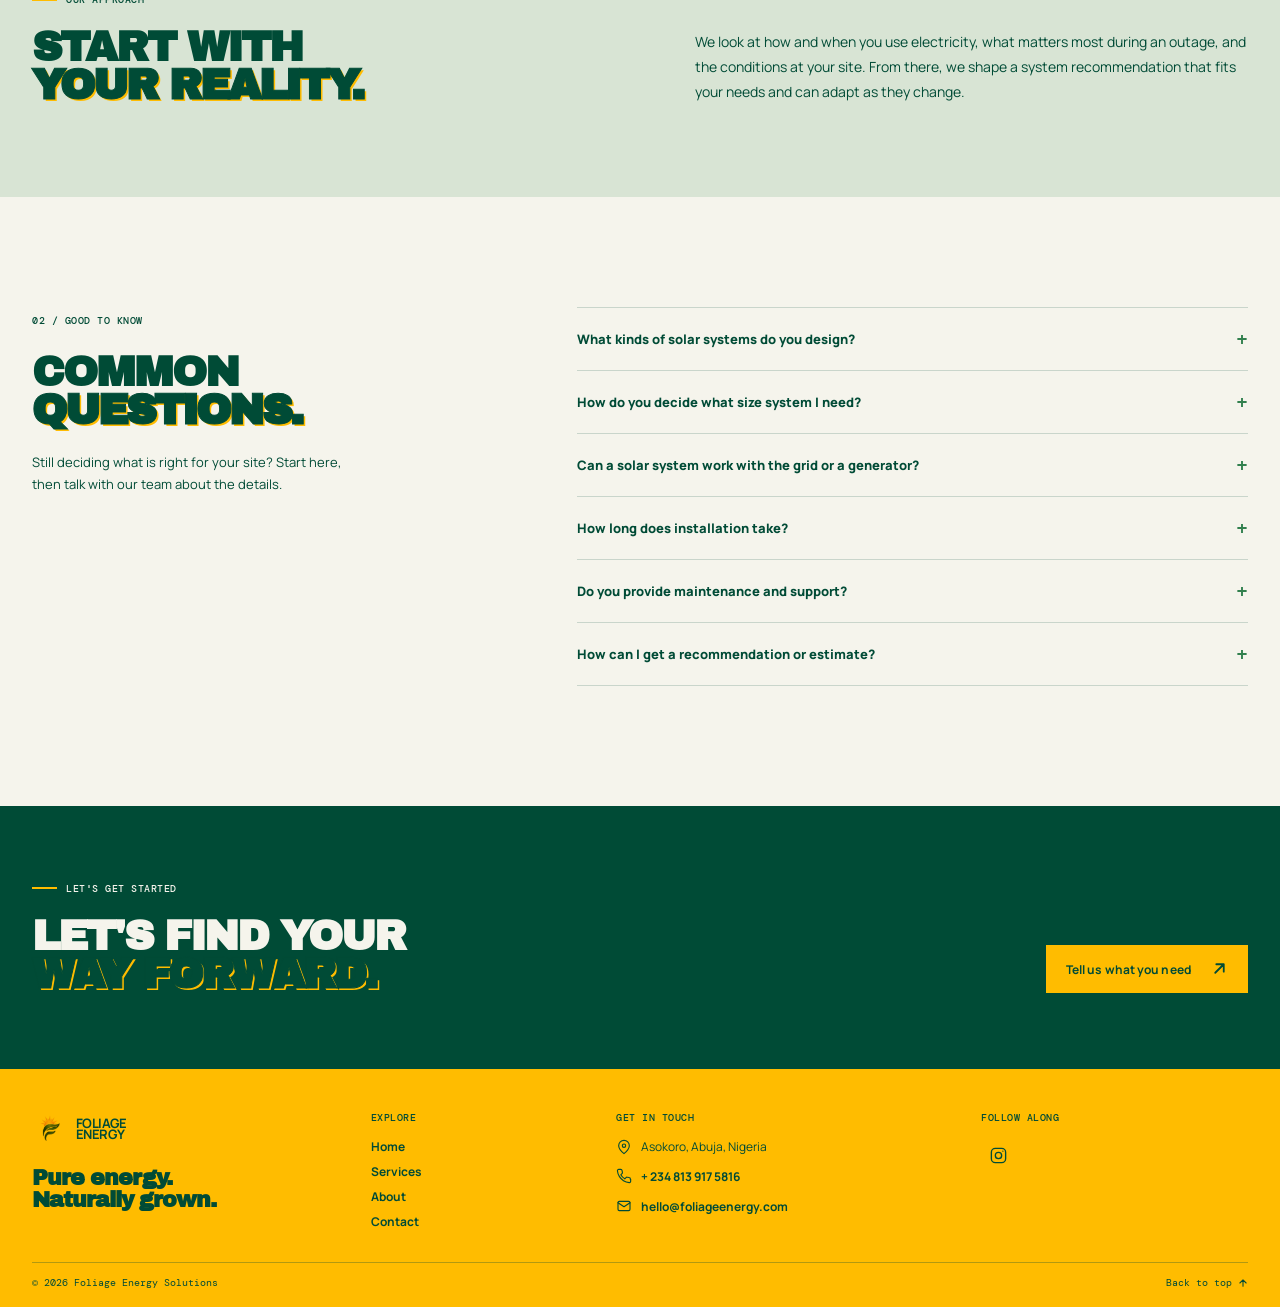
<file: services.html>
<!doctype html>
<html lang="en">

<head>
  <meta charset="UTF-8" />
  <meta name="viewport" content="width=device-width, initial-scale=1.0" />
  <title>Solar Services | Foliage Energy Solutions</title>
  <link rel="preconnect" href="https://fonts.googleapis.com">
  <link rel="icon" type="image/webp" href="assets/fes-logo.webp">
  <link rel="preconnect" href="https://fonts.gstatic.com" crossorigin>
  <link
    href="https://fonts.googleapis.com/css2?family=DM+Mono:wght@400;500&family=Manrope:wght@400;500;600;700;800&family=Archivo+Black&display=swap"
    rel="stylesheet">
  <link rel="stylesheet" href="styles.css" />
</head>

<body class="services-page">
  <div class="noise"></div>
  <nav class="nav shell">
    <a class="wordmark" href="index.html#top"><img src="assets/fes-logo.webp" alt=""><span>FOLIAGE<br>ENERGY</span></a>
    <div class="nav-links"></div>
    <button class="btn btn-sun" type="button" data-open-quote>Get a quote <b><svg class="arrow-icon" viewBox="0 0 16 16" aria-hidden="true"><path d="M4 12 12 4M5 4h7v7"/></svg></b></button>
    <button class="menu-toggle" type="button" aria-label="Open navigation" aria-expanded="false"
      aria-controls="site-navigation"><span></span><span></span><span></span></button>
  </nav>

  <main id="top">
    <section class="services-hero shell">
      <div class="services-hero-copy">
        <span class="eyebrow"><i></i> FOLIAGE SERVICES</span>
        <h1>ENERGY THAT<br>WORKS <em>FOR YOU.</em></h1>
        <p>From a home that needs dependable backup to a business or community planning for the long term, we design practical solar solutions around real energy needs.</p>
        <a class="btn btn-sun" href="contact.html">Talk with our team <b><svg class="arrow-icon" viewBox="0 0 16 16" aria-hidden="true"><path d="M4 12 12 4M5 4h7v7"/></svg></b></a>
      </div>
      <figure class="services-hero-image">
        <img src="assets/services-img.webp" alt="An installer fitting solar panels on a rooftop">
        <figcaption>DESIGNED AROUND YOUR ENERGY NEEDS</figcaption>
      </figure>
    </section>

    <section class="services-list">
      <div class="shell">
        <div class="services-list-heading">
          <span class="section-number">01 / WHAT WE DO</span>
          <h2>ONE PARTNER.<br><em>MORE WAYS FORWARD.</em></h2>
          <p>Every project starts with understanding your site, your energy use and what reliable power needs to make possible.</p>
        </div>
        <div class="service-grid">
          <article class="service-item">
            <span class="service-number">01</span>
            <div><h3>Residential solar</h3><p>Right-sized solar and backup systems designed around your household routines, essential loads and plans for the future.</p></div>
            <svg class="arrow-icon" viewBox="0 0 16 16" aria-hidden="true"><path d="M4 12 12 4M5 4h7v7"/></svg>
          </article>
          <article class="service-item">
            <span class="service-number">02</span>
            <div><h3>Business energy</h3><p>Scalable systems for offices, shops and operations that need steadier power and less disruption to the workday.</p></div>
            <svg class="arrow-icon" viewBox="0 0 16 16" aria-hidden="true"><path d="M4 12 12 4M5 4h7v7"/></svg>
          </article>
          <article class="service-item">
            <span class="service-number">03</span>
            <div><h3>Hybrid systems and storage</h3><p>Solar, battery storage and other power sources coordinated to support the loads that matter when grid supply is unreliable.</p></div>
            <svg class="arrow-icon" viewBox="0 0 16 16" aria-hidden="true"><path d="M4 12 12 4M5 4h7v7"/></svg>
          </article>
          <article class="service-item">
            <span class="service-number">04</span>
            <div><h3>Solar water pumping</h3><p>Solar-powered pumping for farms, estates and community water needs, planned around the source, demand and site conditions.</p></div>
            <svg class="arrow-icon" viewBox="0 0 16 16" aria-hidden="true"><path d="M4 12 12 4M5 4h7v7"/></svg>
          </article>
          <article class="service-item">
            <span class="service-number">05</span>
            <div><h3>Community energy</h3><p>Shared solar, storage and mini-grid concepts that help local areas build toward more resilient power together.</p></div>
            <svg class="arrow-icon" viewBox="0 0 16 16" aria-hidden="true"><path d="M4 12 12 4M5 4h7v7"/></svg>
          </article>
          <article class="service-item">
            <span class="service-number">06</span>
            <div><h3>Solar lighting</h3><p>Standalone solar street lighting to improve dependable lighting for roads, compounds and shared community spaces.</p></div>
            <svg class="arrow-icon" viewBox="0 0 16 16" aria-hidden="true"><path d="M4 12 12 4M5 4h7v7"/></svg>
          </article>
          <article class="service-item">
            <span class="service-number">07</span>
            <div><h3>Assessment and system care</h3><p>Energy reviews, system checks and maintenance planning to help keep equipment operating as intended over time.</p></div>
            <svg class="arrow-icon" viewBox="0 0 16 16" aria-hidden="true"><path d="M4 12 12 4M5 4h7v7"/></svg>
          </article>
        </div>
      </div>
    </section>

    <div id="work-gallery-mount"></div>

    <section class="services-process">
      <div class="shell services-process-grid">
        <div>
          <span class="eyebrow"><i></i> OUR APPROACH</span>
          <h2>START WITH<br><em>YOUR REALITY.</em></h2>
        </div>
        <p>We look at how and when you use electricity, what matters most during an outage, and the conditions at your site. From there, we shape a system recommendation that fits your needs and can adapt as they change.</p>
      </div>
    </section>

    <section class="services-faq shell">
      <div class="services-faq-heading">
        <span class="section-number">02 / GOOD TO KNOW</span>
        <h2>COMMON<br><em>QUESTIONS.</em></h2>
        <p>Still deciding what is right for your site? Start here, then talk with our team about the details.</p>
      </div>
      <div class="services-faq-list">
        <details>
          <summary>What kinds of solar systems do you design?</summary>
          <p>We work across home and business solar, hybrid systems with battery storage, solar water pumping, community energy concepts and standalone solar lighting. The right option depends on your energy needs and site.</p>
        </details>
        <details>
          <summary>How do you decide what size system I need?</summary>
          <p>We start with your electricity use, priorities, available space and budget. A site review helps us understand the loads to support and recommend a system that fits the way you use power.</p>
        </details>
        <details>
          <summary>Can a solar system work with the grid or a generator?</summary>
          <p>Yes. A suitable hybrid design can coordinate solar, batteries and existing power sources. We assess your setup first so the recommended configuration fits your equipment and how you need to use it.</p>
        </details>
        <details>
          <summary>How long does installation take?</summary>
          <p>Timing depends on the system size, site conditions and any electrical or structural work required. After reviewing your project, we can outline the expected stages and schedule.</p>
        </details>
        <details>
          <summary>Do you provide maintenance and support?</summary>
          <p>We can discuss system checks and ongoing support for your installation. The right maintenance plan depends on the equipment, site and how the system is used.</p>
        </details>
        <details>
          <summary>How can I get a recommendation or estimate?</summary>
          <p>Send us a message with your location, the type of site and the loads you want to support. Our team can follow up to learn more and discuss the next step.</p>
        </details>
      </div>
    </section>

    <section class="services-cta">
      <div class="shell services-cta-inner">
        <div><span class="eyebrow"><i></i> LET'S GET STARTED</span><h2>LET'S FIND YOUR<br><em>WAY FORWARD.</em></h2></div>
        <a class="btn btn-sun" href="contact.html">Tell us what you need <b><svg class="arrow-icon" viewBox="0 0 16 16" aria-hidden="true"><path d="M4 12 12 4M5 4h7v7"/></svg></b></a>
      </div>
    </section>
  </main>

  <div id="site-footer"></div>
  <script src="navigation.js"></script>
  <script src="work-gallery.js"></script>
  <script src="footer.js"></script>
</body>

</html>
</file>
<file: styles.css>
:root {
    --green: #004b36;
    --ink: #063c2e;
    --yellow: #ffbc00;
    --cream: #f5f4ec;
    --muted: #cbd6c8;
    --line: rgba(0, 75, 54, .18)
}

* {
    box-sizing: border-box
}

html {
    scroll-behavior: smooth
}

body {
    margin: 0;
    background: var(--cream);
    color: var(--green);
    font-family: Manrope, sans-serif
}

a {
    text-decoration: none
}

.contact-band .contact-email {
    border-bottom: 0;
    padding-bottom: 0
}

.noise {
    position: fixed;
    inset: 0;
    pointer-events: none;
    z-index: 5;
    opacity: .035;
    background-image: url("data:image/svg+xml,%3Csvg viewBox='0 0 180 180' xmlns='http://www.w3.org/2000/svg'%3E%3Cfilter id='n'%3E%3CfeTurbulence type='fractalNoise' baseFrequency='.8' numOctaves='3' stitchTiles='stitch'/%3E%3C/filter%3E%3Crect width='100%25' height='100%25' filter='url(%23n)' opacity='.9'/%3E%3C/svg%3E")
}

.shell {
    width: min(1240px, calc(100% - 64px));
    margin: auto
}

.nav {
    height: 92px;
    display: flex;
    align-items: center;
    justify-content: space-between
}

.wordmark {
    font-weight: 800;
    font-size: 17px;
    line-height: .9;
    color: var(--green);
    text-decoration: none;
    letter-spacing: -.8px
}

.wordmark span {
    display: block
}

.nav-links {
    display: flex;
    gap: 32px;
    margin-left: auto;
    margin-right: 40px
}

.menu-toggle {
    display: none;
    width: 46px;
    height: 46px;
    padding: 13px 11px;
    border: 0;
    background: var(--yellow);
    color: var(--green);
    cursor: pointer
}

.menu-toggle span {
    display: block;
    width: 24px;
    height: 2px;
    margin: 4px 0;
    background: currentColor;
    transition: transform .2s ease, opacity .2s ease
}

.menu-toggle[aria-expanded="true"] span:first-child {
    transform: translateY(6px) rotate(45deg)
}

.menu-toggle[aria-expanded="true"] span:nth-child(2) {
    opacity: 0
}

.menu-toggle[aria-expanded="true"] span:last-child {
    transform: translateY(-6px) rotate(-45deg)
}

.nav-links a:focus-visible,
.menu-toggle:focus-visible {
    outline: 2px solid var(--green);
    outline-offset: 3px
}

.nav a:not(.wordmark),
.footer a {
    font-size: 12px;
    font-weight: 700;
    text-decoration: none;
    color: var(--green)
}

.btn {
    border: 0;
    padding: 15px 20px;
    font: 700 12px Manrope;
    cursor: pointer;
    letter-spacing: .1px
}

.btn b {
    font-size: 17px;
    margin-left: 18px;
    line-height: 0
}

.arrow-icon {
    display: inline-block;
    width: 1em;
    height: 1em;
    fill: none;
    stroke: currentColor;
    stroke-width: 1.7;
    stroke-linecap: round;
    stroke-linejoin: round;
    vertical-align: -.16em
}

.arrow-left {
    transform: rotate(180deg)
}

.arrow-up {
    transform: rotate(-90deg)
}

.arrow-down {
    transform: rotate(90deg)
}

.btn-sun {
    background: var(--yellow);
    color: var(--green)
}

.btn-dark {
    background: var(--green);
    color: white
}

@media (max-width: 960px) {
    .nav-links {
        display: none;
        position: fixed;
        z-index: 20;
        inset: 0;
        width: 100%;
        height: 100vh;
        height: 100dvh;
        margin: 0;
        padding: 100px 24px 32px;
        flex-direction: column;
        align-items: stretch;
        justify-content: center;
        gap: 0;
        background: var(--cream);
        overflow-y: auto
    }

    .nav-links.is-open {
        display: flex
    }

    .nav .nav-links a {
        width: min(100%, 600px);
        margin-inline: auto;
        padding: 18px 8px;
        border-bottom: 1px solid var(--line);
        font-size: 20px
    }

    .nav .nav-links a:hover {
        background: #dbe7d6
    }

    .nav .nav-links .mobile-quote-action {
        display: block;
        width: min(100%, 600px);
        margin: 24px auto 0;
        padding: 17px 20px;
        border: 0;
        font-size: 14px;
        text-align: center
    }

    .mobile-quote-action b {
        margin-left: 12px
    }

    .nav > [data-open-quote] {
        display: none
    }

    .wordmark,
    .menu-toggle {
        position: relative;
        z-index: 21
    }

    .nav .wordmark {
        mix-blend-mode: multiply
    }

    .menu-toggle {
        display: block
    }
}

body.menu-open {
    overflow: hidden
}

.mobile-quote-action {
    display: none
}

.hero {
    min-height: 680px;
    position: relative;
    padding-top: 71px;
    overflow: hidden
}
.hero-top {
    display: flex;
    flex-direction: row;
    justify-content: space-between;
    align-items: center
}
/* Stack hero content on screens smaller than laptop (960px) */
@media (max-width: 960px) {
    .hero-top {
        flex-direction: column;
        align-items: flex-start;
        gap: 28px;
    }
    .hero {
    min-height: 780px;

}
    .hero-top > div:first-child {
        order: 1;
        width: 100%;
    }
    .hero-visual {
        order: 2;
        width: 100%;
        max-width: 720px;
    }
     .hero-visual {
        margin: 0 auto;

    }
    .hero-visual img {
        width: 60%;
        margin: 0 auto;
        height: auto;
        display: block;
    }
    .hero-copy {
        width: 100%;
        max-width: 640px;
    }

    .hero .hero-brand-seal {
        position: relative;
        bottom: auto;
        left: auto;
        margin-top: 20px;
    }

}
@media (max-width: 624px) {

    .hero-visual img {
        width: 70%;
        margin: 0 auto;
        height: auto;
        display: block;
    }

}
@media (max-width: 480px) {

    .hero-visual img {
        width: 90%;
        margin: 0 auto;
        height: auto;
        display: block;
    }

}
@media (max-width: 400px) {

    .hero-visual img {
        width: 100%;
        margin: 0 auto;
        height: auto;
        display: block;
    }

}


.eyebrow,
.section-number {
    font: 500 10px 'DM Mono';
    letter-spacing: .5px
}

.eyebrow {
    display: flex;
    align-items: center;
    gap: 9px
}

.eyebrow i {
    width: 25px;
    height: 2px;
    background: var(--yellow);
    display: block
}

.hero h1,
h2 {
    font: 800 clamp(48px, 6.1vw, 94px)/.91 'Archivo Black', sans-serif;
    letter-spacing: -4px;
    margin: 25px 0
}

.hero h1 em,
h2 em {
    color: var(--yellow);
    font-style: normal
}

.hero-copy {
    width: 330px;
    font-size: 15px;
    line-height: 1.7;
    margin: 0 0 25px
}

.hero-actions {
    display: flex;
    align-items: center;
    gap: 29px
}

.text-link,
.text-button {
    font: 700 12px Manrope;
    text-decoration: none;
    color: var(--green);
    border: 0;
    background: none;
    padding: 0;
    cursor: pointer
}

.text-link span {
    font-size: 18px;
    margin-left: 10px
}

.hero-visual {
    /* position: absolute;
    right: -10px;
    top: 61px;
    width: 50%;
    height: 650px;
    background: #dbe4d8;
    overflow: hidden;
    border-radius: 2px */
}

.sun {
    position: absolute;
    width: 265px;
    height: 265px;
    background: var(--yellow);
    border-radius: 50%;
    top: 62px;
    left: calc(50% - 132px);
    box-shadow: 0 0 0 18px rgba(255, 188, 0, .12)
}

.ray {
    position: absolute;
    background: var(--yellow);
    width: 7px;
    height: 40px;
    left: 50%;
    transform-origin: 3px 205px;
    top: -13px
}

.r1 {
    transform: rotate(50deg)
}

.r2 {
    transform: rotate(90deg)
}

.r3 {
    transform: rotate(130deg)
}

.home {
    position: absolute;
    bottom: 0;
    left: 18%;
    width: 62%;
    height: 370px
}

.house-body {
    background: var(--green);
    width: 77%;
    height: 230px;
    position: absolute;
    bottom: 0;
    left: 14%;
    border-radius: 2px
}

.roof {
    position: absolute;
    background: #052c23;
    width: 100%;
    height: 77px;
    transform: skewY(-18deg);
    top: 70px;
    left: 0
}

.panel-grid {
    position: absolute;
    z-index: 2;
    width: 62%;
    height: 105px;
    left: 19%;
    top: 69px;
    transform: skewY(-18deg);
    background: repeating-linear-gradient(90deg, #0c2942 0 2px, transparent 2px 24%), repeating-linear-gradient(0deg, #0c2942 0 2px, #1f5c7f 2px 22px)
}

.window {
    position: absolute;
    width: 56px;
    height: 75px;
    bottom: 45px;
    left: 40%;
    background: var(--yellow);
    box-shadow: 0 0 40px #ffbc00
}

.leaf {
    position: absolute;
    background: #32804e;
    border-radius: 100% 0 100% 0;
    transform: rotate(-25deg)
}

.leaf-a {
    width: 134px;
    height: 65px;
    right: -20px;
    bottom: 133px
}

.leaf-b {
    width: 88px;
    height: 44px;
    right: 87px;
    bottom: 85px
}

.leaf-c {
    width: 115px;
    height: 57px;
    left: -30px;
    bottom: 93px
}

.hero-foot {
    position: absolute;
    bottom: 21px;
    left: 0;
    right: 0;
    display: flex;
    justify-content: space-between;
    align-items: end;
    font: 500 10px 'DM Mono';
    line-height: 1.5
}

.scroll {
    margin-left: auto;
    margin-right: 10%
}

.ticker {
    background: var(--yellow);
    overflow: hidden;
    padding: 13px 0;
    white-space: nowrap;
    font: 800 17px 'Archivo Black';
    letter-spacing: -.6px
}

.ticker div {
    width: max-content;
    animation: ticker 20s linear infinite
}

.ticker b {
    padding: 0 20px;
    font-size: 13px
}

@keyframes ticker {
    to {
        transform: translateX(-25%)
    }
}

.promise {
    padding: 125px 0 120px;
    display: grid;
    grid-template-columns: 1.3fr .7fr;
    gap: 45px
}

.promise-copy {
    align-self: center
}

.promise-copy h2 {
    margin: 24px 0
}

.promise h2,
.section-head h2,
.equipment h2,
.flow h2,
.live h2,
.quote h2 {
    font-size: 48px;
    letter-spacing: -2.5px
}

.promise h2 em,
.section-head h2 em,
.equipment h2 em,
.flow h2 em,
.live h2 em,
.quote h2 em {
    color: var(--green);
    -webkit-text-stroke: 1px var(--green);
    text-shadow: 2px 2px 0 var(--yellow)
}

.promise p {
    max-width: 360px;
    line-height: 1.65;
    font-size: 14px
}

.stat-grid {
    display: grid;
    grid-template-columns: 1fr 1fr;
    gap: 1px;
    background: var(--line);
    align-self: end
}

.stat-grid div {
    background: var(--cream);
    padding: 15px
}

.stat-grid strong {
    font: 800 31px 'Archivo Black';
    display: block;
    letter-spacing: -2px
}

.stat-grid span {
    font-size: 10px;
    line-height: 1.3;
    display: block;
    margin-top: 8px
}

.promise-features {
    grid-column: 1 / -1;
    display: grid;
    grid-template-columns: repeat(5, minmax(0, 1fr));
    gap: 22px;
    margin-top: 12px
}

.promise-features article {
    min-width: 0;
    padding-top: 14px;
    border-top: 1px solid var(--line)
}

.promise-features article>span {
    font: 500 10px 'DM Mono';
    color: #32804e
}

.promise-features h3 {
    margin: 25px 0 9px;
    font: 800 17px/1.2 'Archivo Black'
}

.promise-features p {
    max-width: none;
    margin: 0;
    font-size: 12px;
    line-height: 1.65
}

@media (max-width: 960px) {
    .promise-features {
        grid-template-columns: repeat(3, minmax(0, 1fr));
        row-gap: 28px
    }
}

.solutions {
    background: var(--green);
    color: var(--cream);
    padding: 110px 0
}

.section-head {
    display: grid;
    grid-template-columns: 1fr 1.7fr 1fr;
    align-items: end
}

.section-head h2 {
    margin: 0
}

.section-head h2 em {
    color: var(--yellow);
    -webkit-text-stroke: 0;
    text-shadow: none
}

.section-head p {
    font-size: 13px;
    line-height: 1.7;
    max-width: 200px
}

.solution-grid {
    display: grid;
    grid-template-columns: 1.15fr 1fr 1fr;
    gap: 12px;
    margin-top: 50px
}

.solution-card {
    height: 370px;
    padding: 25px;
    position: relative;
    overflow: hidden;
    color: var(--green)
}

.solution-card span {
    font: 500 11px 'DM Mono'
}

.solution-card h3 {
    font: 800 26px 'Archivo Black';
    letter-spacing: -1.5px;
    margin: 100px 0 5px
}

.solution-card p {
    font-size: 12px;
    line-height: 1.6;
    max-width: 230px
}

.solution-card a {
    position: absolute;
    bottom: 24px;
    text-decoration: none;
    font-weight: 800;
    font-size: 12px;
    color: inherit
}

.home-card {
    background: var(--yellow)
}

.battery-card {
    background: #d4e3ce
}

.business-card {
    background: #edf0e6
}

.mini-house {
    position: absolute;
    right: -10px;
    bottom: 0;
    width: 170px;
    height: 130px;
    background: var(--green);
    clip-path: polygon(14% 20%, 55% 0, 100% 20%, 100% 100%, 0 100%, 0 40%);
    opacity: .9
}

.battery-icon {
    position: absolute;
    right: 30px;
    bottom: 43px;
    width: 74px;
    height: 138px;
    background: var(--green);
    border-radius: 5px;
    padding: 11px;
    display: grid;
    gap: 6px
}

.battery-icon:before {
    content: '';
    position: absolute;
    width: 25px;
    height: 8px;
    background: var(--green);
    top: -7px;
    left: 25px
}

.battery-icon i {
    background: #9bbd8e
}

.bar-chart {
    height: 145px;
    position: absolute;
    right: 25px;
    bottom: 0;
    display: flex;
    gap: 6px;
    align-items: end
}

.bar-chart i {
    width: 20px;
    background: var(--green)
}

.bar-chart i:nth-child(1) {
    height: 42px
}

.bar-chart i:nth-child(2) {
    height: 76px
}

.bar-chart i:nth-child(3) {
    height: 111px
}

.bar-chart i:nth-child(4) {
    height: 145px
}

@media (max-width: 960px) {
    .solution-card > span,
    .solution-card h3,
    .solution-card p {
        position: relative;
        z-index: 1
    }

    .solution-card h3 {
        margin-top: 48px;
        font-size: 23px
    }

    .solution-card p {
        max-width: 205px
    }

    .mini-house {
        z-index: 0;
        width: 145px;
        height: 100px;
        right: -24px
    }

    .battery-icon {
        z-index: 0;
        right: 22px;
        bottom: 28px;
        width: 58px;
        height: 108px;
        padding: 9px
    }

    .battery-icon:before {
        left: 17px
    }

    .bar-chart {
        z-index: 0;
        right: 20px;
        height: 98px;
        gap: 5px
    }

    .bar-chart i {
        width: 15px
    }

    .bar-chart i:nth-child(1) {
        height: 30px
    }

    .bar-chart i:nth-child(2) {
        height: 48px
    }

    .bar-chart i:nth-child(3) {
        height: 72px
    }

    .bar-chart i:nth-child(4) {
        height: 98px
    }

    .solution-card a {
        z-index: 2;
        left: 17px;
        bottom: 17px;
        padding: 8px;
        background: var(--cream)
    }

    .home-card a {
        background: var(--yellow)
    }

    .battery-card a {
        background: #d4e3ce
    }

    .business-card a {
        background: #edf0e6
    }
}

@media (max-width: 1140px) {
    .mini-house,
    .battery-icon,
    .bar-chart {
        right: 0;
        bottom: 0;
        transform: scale(.8);
        transform-origin: bottom right
    }
}

@media (max-width: 750px) {
    .mini-house,
    .battery-icon,
    .bar-chart {
        transform: scale(1)
    }

    .battery-icon {
        right: 30px;
        bottom: 43px
    }

    .bar-chart {
        right: 25px;
        bottom: 0
    }
}

.equipment {
    display: grid;
    grid-template-columns: 1fr 1.15fr;
    gap: 75px;
    padding: 130px 0
}

.equipment-intro {
    padding-top: 4px
}

.equipment-intro p {
    max-width: 350px;
    font-size: 14px;
    line-height: 1.7
}

.text-button {
    margin-top: 24px;
    border-bottom: 1px solid var(--green);
    padding-bottom: 7px
}

.text-button b {
    margin-left: 40px
}

.equipment-photo {
    height: 350px;
    grid-row: span 2;
    overflow: hidden;
    background: var(--green)
}

.equipment-photo img {
    width: 100%;
    height: 100%;
    object-fit: cover
}

.product-list {
    border-top: 1px solid var(--line)
}

.product {
    width: 100%;
    border: 0;
    border-bottom: 1px solid var(--line);
    background: none;
    padding: 16px 0;
    display: grid;
    grid-template-columns: 40px 1fr 1fr 20px;
    align-items: center;
    text-align: left;
    color: var(--green);
    cursor: pointer
}

.product span,
.product small {
    font: 10px 'DM Mono';
    opacity: .75
}

.product b {
    font-size: 13px
}

.product i {
    font-style: normal;
    font-size: 18px
}

.product.active {
    color: #48905c
}

.flow {
    background: #d8e4d4;
    padding: 110px 0
}

.flow-title {
    display: flex;
    justify-content: space-between;
    align-items: end
}

.flow-title h2 {
    margin: 0
}

.steps {
    display: grid;
    grid-template-columns: repeat(3, 1fr);
    gap: 20px;
    margin-top: 70px
}

.steps article {
    border-top: 2px solid var(--green);
    padding-top: 16px
}

.steps b {
    font: 500 11px 'DM Mono'
}

.steps h3 {
    font: 800 23px 'Archivo Black';
    letter-spacing: -1px;
    margin: 39px 0 8px
}

.steps p {
    font-size: 13px;
    line-height: 1.6;
    max-width: 230px
}

.live {
    background: var(--green);
    color: var(--cream);
    min-height: 650px;
    padding: 120px 9%;
    position: relative;
    overflow: hidden;
    display: flex;
    align-items: center
}

.live>div:first-child {
    width: 46%
}

.live h2 em {
    color: var(--yellow);
    -webkit-text-stroke: 0;
    text-shadow: none
}

.live p {
    max-width: 355px;
    font-size: 14px;
    line-height: 1.7
}

.light {
    color: var(--cream)
}

.phone {
    position: absolute;
    right: 13%;
    bottom: -45px;
    background: #f4f5ed;
    color: var(--green);
    height: 540px;
    width: 290px;
    border-radius: 31px 31px 0 0;
    padding: 25px;
    box-shadow: 0 0 0 9px #073b2e
}

.phone-top {
    font: 600 9px 'DM Mono';
    display: flex;
    justify-content: space-between
}

.phone>p {
    font-size: 12px;
    margin: 50px 0 3px
}

.phone>strong {
    font: 800 45px 'Archivo Black';
    letter-spacing: -3px
}

.phone>strong small {
    font: 500 13px 'DM Mono';
    letter-spacing: 0
}

.today {
    font: 10px 'DM Mono';
    display: block;
    margin-top: 6px
}

.chart {
    display: flex;
    gap: 6px;
    height: 100px;
    align-items: end;
    margin: 20px 0
}

.chart i {
    width: 24px;
    background: var(--yellow)
}

.chart i:nth-child(1) {
    height: 25px
}

.chart i:nth-child(2) {
    height: 40px
}

.chart i:nth-child(3) {
    height: 68px
}

.chart i:nth-child(4) {
    height: 88px
}

.chart i:nth-child(5) {
    height: 77px
}

.chart i:nth-child(6) {
    height: 51px
}

.chart i:nth-child(7) {
    height: 28px
}

.phone-card {
    background: #d9e5d4;
    padding: 14px
}

.phone-card span,
.phone-card em {
    font: 9px 'DM Mono';
    display: block
}

.phone-card b {
    font-size: 14px;
    display: block;
    margin: 5px 0
}

.phone-card em {
    color: #32804e
}

.quote {
    padding: 120px 0;
    display: block
}

.quote-side {
    margin-bottom: 40px
}

@media (min-width: 961px) {
    .quote-side {
        display: grid;
        grid-template-columns: minmax(0, 1.2fr) minmax(250px, .8fr);
        align-items: end;
        gap: 8%
    }

    .quote-side .quote-trust {
        margin-top: 0
    }
}

.quote-side p {
    font-size: 14px;
    line-height: 1.7;
    max-width: 315px
}

.quote-trust {
    border-top: 1px solid var(--line);
    margin-top: 40px;
    padding-top: 14px;
    display: grid;
    gap: 10px;
    font-size: 11px;
    font-weight: 700
}

#quote-form {
    width: 100%;
    background: white;
    padding: 35px;
    min-height: 390px
}

.progress {
    display: flex;
    align-items: center;
    gap: 5px;
    margin-bottom: 47px
}

.progress i {
    height: 3px;
    flex: 1;
    background: #e4e9e1
}

.progress i.on {
    background: var(--green)
}

.progress span {
    font: 10px 'DM Mono';
    margin-left: 10px;
    white-space: nowrap
}

.form-step {
    display: none
}

.form-step.active {
    display: block
}

.form-step>label {
    display: block;
    font: 800 22px 'Archivo Black';
    letter-spacing: -1.2px;
    margin-bottom: 25px
}

.form-step>label span {
    font: 400 11px Manrope;
    letter-spacing: 0;
    display: block;
    margin-top: 9px
}

.choice-grid {
    display: grid;
    grid-template-columns: 1fr 1fr;
    gap: 8px
}

.choice {
    border: 1px solid #d9dfd8;
    background: white;
    padding: 16px;
    text-align: left;
    color: var(--green);
    font: 600 12px Manrope;
    cursor: pointer
}

.choice.selected {
    background: #dbe7d6;
    border-color: var(--green)
}

.range-wrap output {
    font: 800 51px 'Archivo Black';
    letter-spacing: -3px;
    display: block
}

.range-wrap input {
    width: 100%;
    accent-color: var(--green);
    margin: 32px 0 7px
}

.range-wrap div {
    display: flex;
    justify-content: space-between;
    font: 10px 'DM Mono'
}

.input-row {
    display: grid;
    grid-template-columns: 1fr 1fr;
    gap: 8px
}

.form-step input {
    width: 100%;
    border: 0;
    border-bottom: 1px solid var(--green);
    padding: 15px 2px;
    margin-bottom: 10px;
    font: 14px Manrope;
    color: var(--green);
    outline: none
}

.form-nav {
    display: flex;
    justify-content: space-between;
    margin-top: 55px
}

.back {
    display: flex;
    align-items: center;
    gap: 6px;
    border: 0;
    background: none;
    color: var(--green);
    font: 700 12px Manrope;
    visibility: hidden;
    cursor: pointer
}

.footer {
    background: var(--yellow);
    padding: 42px 0 18px
}

.footer-main {
    display: grid;
    grid-template-columns: 1.15fr .8fr 1.25fr 1fr;
    gap: 32px;
    align-items: start
}

.footer-brand .wordmark {
    display: flex;
    align-items: center;
    gap: 8px
}

.footer-brand .wordmark img {
    width: 36px;
    height: 36px;
    object-fit: contain;
    mix-blend-mode: multiply
}

.footer-brand .wordmark span {
    font-size: 13px;
    line-height: .82;
    letter-spacing: -.6px
}

.footer-brand p {
    font: 800 22px/1 'Archivo Black';
    margin: 20px 0 0;
    letter-spacing: -1px
}

.footer-column {
    display: grid;
    align-content: start;
    justify-items: start;
    gap: 11px
}

.footer-label {
    margin-bottom: 3px;
    font: 500 10px 'DM Mono';
    letter-spacing: .5px
}

.footer-links {
    display: grid;
    gap: 8px
}

.footer-contact address {
    font-size: 12px;
    font-style: normal;
    line-height: 1.5
}

.footer-detail,
.footer-social {
    display: flex;
    align-items: flex-start;
    gap: 9px
}

.footer-contact>a,
.footer-social {
    font-size: 12px;
    line-height: 1.6
}

.footer-icon {
    flex: 0 0 16px;
    width: 16px;
    height: 16px;
    margin-top: 1px;
    fill: none;
    stroke: currentColor;
    stroke-width: 1.7;
    stroke-linecap: round;
    stroke-linejoin: round
}

.footer-social {
    width: 34px;
    height: 34px;
    align-items: center;
    justify-content: center
}

.footer-social .footer-social-icon {
    flex-basis: 19px;
    width: 19px;
    height: 19px;
    margin: 0
}

.footer-bottom {
    display: flex;
    justify-content: space-between;
    align-items: center;
    gap: 20px;
    margin-top: 32px;
    padding-top: 13px;
    border-top: 1px solid rgba(0, 75, 54, .3);
}

.footer-bottom small,
.footer-bottom a {
    margin: 0;
    font: 10px 'DM Mono';
    text-decoration: none
}

@media (max-width: 900px) {
    .footer-main {
        grid-template-columns: 1fr 1fr;
        gap: 28px 24px
    }

    .footer-brand {
        grid-column: 1 / -1;
        display: flex;
        justify-content: space-between;
        align-items: center;
        gap: 20px
    }

    .footer-brand p {
        margin: 0;
        font-size: 18px
    }
}

dialog {
    border: 0;
    padding: 50px;
    background: var(--yellow);
    color: var(--green);
    max-width: 490px;
    text-align: center;
    box-shadow: 0 22px 80px #002b20
}

dialog::backdrop {
    background: rgba(0, 47, 33, .73)
}

dialog h2 {
    font-size: 35px;
    letter-spacing: -2px
}

dialog h2 em {
    font-style: normal;
    color: #f5f4ec
}

dialog p {
    font-size: 14px;
    line-height: 1.7
}

.close {
    position: absolute;
    right: 13px;
    top: 8px;
    border: 0;
    background: none;
    font-size: 26px;
    color: var(--green);
    cursor: pointer
}

.modal-sun {
    font-size: 40px
}

@media(max-width:760px) {
    .shell {
        width: calc(100% - 38px)
    }

    .nav {
        height: 75px
    }

    .nav-links {
        display: none
    }

    .nav .btn {
        padding: 12px
    }

    .hero {
        min-height: 715px;
        padding-top: 48px
    }

    .hero h1 {
        font-size: 53px;
        letter-spacing: -2px
    }

    .hero-visual {
        right: -90px;
        top: 370px;
        width: 100%;
        height: 290px
    }

    .sun {
        transform: scale(.58);
        transform-origin: top
    }

    .home {
        transform: scale(.6);
        transform-origin: bottom
    }

    .hero-foot {
        bottom: 14px
    }

    .scroll {
        display: none
    }

    .promise,
    .section-head,
    .quote {
        display: block;
        padding: 75px 0
    }

    .promise h2 {
        margin-top: 25px
    }

    .stat-grid {
        margin-top: 35px
    }

    .promise-features {
        grid-template-columns: repeat(2, minmax(0, 1fr));
        column-gap: 18px
    }

    .section-head p {
        margin-top: 20px
    }

    .solution-grid,
    .steps {
        grid-template-columns: 1fr
    }

    .solution-card {
        height: 320px
    }

    .equipment {
        display: flex;
        flex-direction: column;
        padding: 80px 0;
        gap: 35px
    }

    .equipment-photo {
        order: 2;
        height: 260px
    }

    .product-list {
        order: 3
    }

    .flow {
        padding: 75px 0
    }

    .flow-title {
        display: block
    }

    .steps {
        margin-top: 45px
    }

    .live {
        padding: 75px 25px;
        min-height: 760px
    }

    .live>div:first-child {
        width: 100%
    }

    .phone {
        right: calc(50% - 145px);
        height: 390px;
        width: 290px
    }

    .quote-side {
        margin-bottom: 40px
    }

    .footer {
        padding-top: 34px
    }

    .footer-main {
        gap: 24px 18px
    }

    .footer-contact>a {
        overflow-wrap: anywhere
    }

    .footer-bottom {
        align-items: flex-start;
        flex-direction: column;
        gap: 8px
    }

    .input-row {
        grid-template-columns: 1fr
    }

    .hero-actions {
        gap: 15px
    }
}

@media (max-width: 480px) {
    .promise-features {
        grid-template-columns: 1fr
    }
}

.appliance-picker {
    margin-top: 25px;
    border-top: 1px solid #d9dfd8;
    padding-top: 17px
}

.picker-title {
    font: 800 13px 'Archivo Black';
    letter-spacing: -.4px
}

.picker-title span {
    display: block;
    font: 400 10px Manrope;
    letter-spacing: 0;
    margin-top: 4px
}

.appliance-grid {
    display: grid;
    grid-template-columns: 1fr 1fr;
    gap: 7px;
    margin-top: 13px
}

.appliance-grid label {
    cursor: pointer
}

.appliance-grid input {
    position: absolute;
    opacity: 0
}

.appliance-grid span {
    display: block;
    border: 1px solid #d9dfd8;
    padding: 9px;
    font: 600 10px Manrope
}

.appliance-grid input:checked+span {
    background: #dbe7d6;
    border-color: var(--green)
}

.iron-warning {
    display: flex;
    gap: 8px;
    margin: 14px 0 0;
    padding: 10px;
    background: #fff4cf;
    color: #604b00;
    font-size: 10px;
    line-height: 1.45
}

.iron-warning b {
    display: grid;
    place-items: center;
    flex: 0 0 17px;
    height: 17px;
    border-radius: 50%;
    background: #e7a900;
    color: white;
    font: 800 12px 'DM Mono'
}

.iron-warning strong {
    display: block;
    color: #4a3a00
}

.appliance-picker.is-hidden {
    display: none
}

.about-page .wordmark {
    display: flex;
    align-items: center;
    gap: 8px
}

.about-page .wordmark img {
    width: 36px;
    height: 36px;
    object-fit: contain;
    mix-blend-mode: multiply
}

.about-page .wordmark span {
    font-size: 13px;
    line-height: .82;
    letter-spacing: -.6px
}

.about-hero {
    display: grid;
    grid-template-columns: 1fr 1fr;
    align-items: center;
    gap: 7%;
    min-height: 590px;
    padding-top: 40px;
    padding-bottom: 70px
}

.about-hero h1 {
    margin: 26px 0;
    font: 800 clamp(48px, 6.1vw, 82px)/.94 'Archivo Black', sans-serif;
    letter-spacing: -3px
}

.about-hero h1 em,
.about-principles-heading h2 em,
.community-heading h2 em {
    color: var(--yellow);
    font-style: normal
}

.about-hero-copy>p {
    max-width: 470px;
    font-size: 16px;
    line-height: 1.75
}

.about-hero-image {
    position: relative;
    min-height: 420px;
    background: #dbe7d6;
    display: grid;
    place-items: center;
    overflow: hidden;
    border-radius: 4px
}

.about-hero-image img {
    display: block;
    width: 100%;
    height: 100%;
    position: absolute;
    inset: 0;
    object-fit: contain
}

.about-hero-image span {
    position: absolute;
    left: 18px;
    bottom: 16px;
    padding: 8px 10px;
    background: var(--yellow);
    font: 500 9px 'DM Mono'
}

.about-story {
    padding: 105px 0;
    background: var(--green);
    color: var(--cream)
}

.about-story-grid {
    display: grid;
    grid-template-columns: 1fr 2fr;
    gap: 8%
}

.about-story h2,
.about-principles h2,
.community-heading h2,
.about-close h2 {
    margin: 0 0 30px;
    font-size: 48px;
    letter-spacing: -2.5px
}

.about-story h2 em,
.about-close h2 em {
    color: var(--yellow);
    font-style: normal
}

.about-story-grid>div>p {
    max-width: 700px;
    font-size: 14px;
    line-height: 1.8
}

.about-principles {
    padding-top: 115px;
    padding-bottom: 120px
}

.about-principles-heading {
    display: flex;
    justify-content: space-between;
    align-items: end;
    margin-bottom: 55px
}

.about-principles-heading h2 {
    margin-bottom: 0
}

.about-principles-heading h2 em {
    color: var(--green);
    -webkit-text-stroke: 1px var(--green);
    text-shadow: 2px 2px 0 var(--yellow)
}

.principle-grid {
    display: grid;
    grid-template-columns: repeat(3, 1fr);
    gap: 28px
}

.principle-grid article {
    border-top: 2px solid var(--green);
    padding-top: 18px
}

.principle-grid article>span {
    font: 500 10px 'DM Mono'
}

.principle-grid h3 {
    margin: 44px 0 10px;
    font: 800 24px 'Archivo Black'
}

.principle-grid p {
    max-width: 300px;
    font-size: 13px;
    line-height: 1.7
}

.director-message {
    padding: 105px 0;
    background: #e5ece3
}

.director-message-grid {
    display: grid;
    grid-template-columns: minmax(260px, .8fr) minmax(0, 1.2fr);
    align-items: center;
    gap: 8%
}

.director-profile {
    min-width: 0
}

.director-portrait {
    margin: 0;
    aspect-ratio: 4 / 5;
    max-height: 620px;
    overflow: hidden;
    border-radius: 2px;
    background: #d8e4d4
}

.director-portrait img {
    display: block;
    width: 100%;
    height: 100%;
    object-fit: cover;
    object-position: center 38%
}

.director-copy h2 {
    margin: 22px 0 28px;
    font-size: 34px;
    line-height: 1.03;
    letter-spacing: -1.5px
}

.director-copy h2 em {
    color: var(--green);
    font-style: normal;
    -webkit-text-stroke: 1px var(--green);
    text-shadow: 2px 2px 0 var(--yellow)
}

.director-copy blockquote {
    margin: 0
}

.director-copy blockquote p {
    margin: 0 0 14px;
    font-size: 13px;
    line-height: 1.75
}

.director-copy blockquote .director-emphasis {
    font-weight: 800
}

.director-copy blockquote .director-signoff {
    margin: 22px 0 24px;
    font: 500 10px 'DM Mono';
    text-transform: uppercase
}

.director-attribution {
    display: grid;
    gap: 4px;
    margin-top: 14px;
    padding-top: 15px;
    border-top: 1px solid var(--line)
}

.director-attribution strong {
    font: 800 16px 'Archivo Black'
}

.director-attribution span {
    font-size: 11px;
    line-height: 1.5
}

.community-power {
    padding: 110px 0;
    background: var(--green);
    color: var(--cream)
}

.community-heading {
    display: flex;
    justify-content: space-between;
    align-items: end;
    gap: 30px;
    margin-bottom: 60px
}

.community-heading h2 {
    margin: 0
}

.community-steps article {
    display: grid;
    grid-template-columns: 80px 1fr 30px;
    align-items: center;
    gap: 20px;
    padding: 25px 0;
    border-top: 1px solid rgba(245, 244, 236, .3)
}

.community-steps article>span,
.community-steps article>b {
    color: var(--yellow);
    font: 500 13px 'DM Mono'
}

.community-steps h3 {
    margin: 0 0 7px;
    font: 800 23px 'Archivo Black'
}

.community-steps p {
    margin: 0;
    max-width: 590px;
    color: var(--muted);
    font-size: 13px;
    line-height: 1.6
}

.about-close {
    padding-top: 115px;
    padding-bottom: 125px
}

.about-close h2 {
    margin-top: 27px
}

.about-close>p {
    max-width: 580px;
    margin-bottom: 28px;
    font-size: 15px;
    line-height: 1.75
}

@media (max-width: 760px) {
    .about-hero {
        display: flex;
        flex-direction: column;
        align-items: stretch;
        gap: 35px;
        padding-top: 45px;
        padding-bottom: 65px
    }

    .about-hero h1 {
        font-size: 53px;
        letter-spacing: -2px
    }

    .about-hero-copy>p {
        font-size: 14px
    }

    .about-hero-image {
        min-height: 300px
    }

    .about-story,
    .community-power {
        padding: 75px 0
    }

    .about-story-grid {
        display: block
    }

    .about-story-grid>div {
        margin-top: 28px
    }

    .about-story h2,
    .about-principles h2,
    .community-heading h2,
    .about-close h2 {
        font-size: 37px;
        letter-spacing: -2px
    }

    .about-principles {
        padding-top: 80px;
        padding-bottom: 85px
    }

    .about-principles-heading,
    .community-heading {
        display: block;
        margin-bottom: 42px
    }

    .about-principles-heading h2,
    .community-heading h2 {
        margin-top: 24px
    }

    .principle-grid {
        grid-template-columns: 1fr;
        gap: 28px
    }

    .principle-grid h3 {
        margin-top: 25px
    }

    .director-message {
        padding: 75px 0
    }

    .director-message-grid {
        grid-template-columns: 1fr;
        gap: 32px
    }

    .director-profile {
        width: min(100%, 360px);
        margin: 0 auto
    }

    .director-copy h2 {
        font-size: 30px
    }

    .community-steps article {
        grid-template-columns: 34px 1fr 20px;
        gap: 12px;
        padding: 20px 0
    }

    .community-steps h3 {
        font-size: 19px
    }

    .about-close {
        padding-top: 80px;
        padding-bottom: 90px
    }
}

.home-purpose {
    padding: 90px 0;
    background: var(--green);
    color: var(--cream)
}

.home-purpose-grid {
    display: grid;
    grid-template-columns: 1.05fr .95fr;
    align-items: center;
    gap: 8%
}

.home-purpose-photo {
    position: relative;
    min-height: 430px;
    overflow: hidden;
    border-radius: 4px;
    background: #dbe7d6
}

.home-purpose-photo img {
    position: absolute;
    inset: 0;
    width: 100%;
    height: 100%;
    object-fit: cover
}

.home-purpose-photo span {
    position: absolute;
    left: 16px;
    bottom: 16px;
    padding: 8px 10px;
    background: var(--yellow);
    color: var(--green);
    font: 500 9px 'DM Mono'
}

.home-purpose-copy h2 {
    margin: 22px 0 32px;
    font-size: 48px;
    letter-spacing: -2.5px
}

.home-purpose-copy h2 em {
    color: var(--yellow);
    font-style: normal
}

.home-purpose-copy article {
    padding: 16px 0 12px;
    border-top: 1px solid rgba(245, 244, 236, .3)
}

.home-purpose-copy article span {
    color: var(--yellow);
    font: 500 10px 'DM Mono'
}

.home-purpose-copy article p {
    margin: 8px 0 0;
    font: 800 19px 'Archivo Black';
    line-height: 1.4
}

@media (max-width: 760px) {
    .home-purpose {
        padding: 70px 0
    }

    .home-purpose-grid {
        grid-template-columns: 1fr;
        gap: 32px
    }

    .home-purpose-photo {
        min-height: 250px
    }

    .home-purpose-copy h2 {
        font-size: 37px;
        letter-spacing: -2px
    }
}

.contact-hero {
    display: grid;
    grid-template-columns: 1fr 1.05fr;
    align-items: center;
    gap: 7%;
    min-height: 460px;
    padding-top: 42px;
    padding-bottom: 66px
}

.contact-page .wordmark {
    display: flex;
    align-items: center;
    gap: 8px
}

.contact-page .wordmark img {
    width: 36px;
    height: 36px;
    object-fit: contain;
    mix-blend-mode: multiply
}

.contact-page .wordmark span {
    font-size: 13px;
    line-height: .82;
    letter-spacing: -.6px
}

.contact-hero-copy h1 {
    margin: 26px 0;
    font: 800 clamp(48px, 6.1vw, 76px)/.94 'Archivo Black', sans-serif;
    letter-spacing: -3px
}

.contact-hero-copy h1 em,
.contact-form-column h2 em,
.contact-details h2 em {
    color: var(--yellow);
    font-style: normal
}

.contact-hero-copy>p {
    max-width: 420px;
    font-size: 15px;
    line-height: 1.75
}

.contact-hero-image {
    position: relative;
    height: 350px;
    margin: 0;
    overflow: hidden;
    border-radius: 4px;
    background: #dbe7d6
}

.contact-hero-image img {
    display: block;
    width: 100%;
    height: 100%;
    object-fit: cover
}

.contact-hero-image figcaption {
    position: absolute;
    left: 16px;
    bottom: 16px;
    padding: 8px 10px;
    background: var(--yellow);
    color: var(--green);
    font: 500 9px 'DM Mono'
}

.contact-main {
    padding: 88px 0 105px;
    background: #e5ece3
}

.contact-main-grid {
    display: grid;
    grid-template-columns: minmax(0, 1.2fr) minmax(250px, .8fr);
    gap: 9%
}

.contact-form-column h2,
.contact-details h2 {
    margin: 22px 0 14px;
    font-size: 40px;
    letter-spacing: -2px
}

.contact-form-column h2 em,
.contact-details h2 em {
    color: var(--green);
    -webkit-text-stroke: 1px var(--green);
    text-shadow: 2px 2px 0 var(--yellow)
}

.contact-form-intro {
    max-width: 540px;
    margin: 0 0 30px;
    font-size: 13px;
    line-height: 1.7
}

.contact-field-grid {
    display: grid;
    grid-template-columns: 1fr 1fr;
    gap: 20px
}

.contact-field {
    display: grid;
    align-content: start;
    gap: 7px;
    font-size: 11px;
    font-weight: 700
}

.contact-field>span {
    display: inline;
    margin-left: 4px;
    font-size: 10px;
    font-weight: 400
}

.contact-field input,
.contact-field select,
.contact-field textarea {
    width: 100%;
    min-width: 0;
    border: 1px solid rgba(0, 75, 54, .24);
    border-radius: 0;
    padding: 12px 13px;
    background: var(--cream);
    color: var(--green);
    font: 13px Manrope
}

.contact-field input,
.contact-field select {
    min-height: 46px
}

.contact-field textarea {
    min-height: 145px;
    resize: vertical
}

.contact-field input:focus-visible,
.contact-field select:focus-visible,
.contact-field textarea:focus-visible {
    outline: 2px solid var(--green);
    outline-offset: 2px
}

.contact-message {
    margin-top: 20px
}

.contact-form-bottom {
    display: flex;
    flex-wrap: wrap;
    align-items: center;
    gap: 14px 20px;
    margin-top: 22px
}

.contact-form-bottom p {
    flex: 1 1 220px;
    margin: 0;
    font-size: 11px;
    line-height: 1.6
}

.contact-details {
    align-self: stretch;
    padding-left: 32px;
    border-left: 1px solid var(--line)
}

.contact-detail-list {
    display: grid;
    gap: 24px;
    margin-top: 38px
}

.contact-detail {
    display: flex;
    align-items: flex-start;
    gap: 13px
}

.contact-icon {
    flex: 0 0 19px;
    width: 19px;
    height: 19px;
    margin-top: 2px;
    fill: none;
    stroke: currentColor;
    stroke-width: 1.7;
    stroke-linecap: round;
    stroke-linejoin: round
}

.contact-detail>div {
    display: grid;
    gap: 6px;
    min-width: 0
}

.contact-detail>div>span,
.contact-social>span {
    font: 500 10px 'DM Mono';
    letter-spacing: .4px
}

.contact-detail address {
    font-size: 13px;
    font-style: normal;
    line-height: 1.6
}

.contact-detail a {
    overflow-wrap: anywhere;
    color: var(--green);
    font-size: 13px;
    line-height: 1.6;
    text-decoration: none
}

.contact-social {
    display: grid;
    justify-items: start;
    gap: 13px;
    margin-top: 36px;
    padding-top: 20px;
    border-top: 1px solid var(--line)
}

.contact-social a {
    display: flex;
    align-items: center;
    gap: 10px;
    color: var(--green);
    font-size: 13px;
    text-decoration: none
}

@media (max-width: 760px) {
    .contact-hero {
        grid-template-columns: 1fr;
        gap: 28px;
        min-height: 0;
        padding-top: 42px;
        padding-bottom: 60px
    }

    .contact-hero-copy h1 {
        font-size: 53px;
        letter-spacing: -2px
    }

    .contact-hero-image {
        height: auto;
        aspect-ratio: 1.55
    }

    .contact-main {
        padding: 70px 0 80px
    }

    .contact-main-grid {
        grid-template-columns: 1fr;
        gap: 56px
    }

    .contact-form-column h2,
    .contact-details h2 {
        font-size: 35px;
        letter-spacing: -1.5px
    }

    .contact-details {
        padding: 32px 0 0;
        border-top: 1px solid var(--line);
        border-left: 0
    }

    .contact-detail-list {
        margin-top: 28px
    }
}

@media (max-width: 480px) {
    .contact-field-grid {
        grid-template-columns: 1fr;
        gap: 16px
    }

    .contact-form-bottom {
        align-items: stretch;
        flex-direction: column
    }

    .contact-form-bottom .btn {
        align-self: flex-start
    }
}

.services-page .wordmark {
    display: flex;
    align-items: center;
    gap: 8px
}

.services-page .wordmark img {
    width: 36px;
    height: 36px;
    object-fit: contain;
    mix-blend-mode: multiply
}

.services-page .wordmark span {
    font-size: 13px;
    line-height: .82;
    letter-spacing: -.6px
}

.services-hero {
    display: grid;
    grid-template-columns: 1fr 1.05fr;
    align-items: center;
    gap: 7%;
    min-height: 490px;
    padding-top: 42px;
    padding-bottom: 70px
}

.services-hero-copy h1 {
    margin: 25px 0;
    font: 800 clamp(48px, 6.1vw, 78px)/.94 'Archivo Black', sans-serif;
    letter-spacing: -3px
}

.services-hero-copy h1 em,
.services-list-heading h2 em,
.services-process h2 em,
.services-faq-heading h2 em,
.services-cta h2 em {
    color: var(--yellow);
    font-style: normal
}

.services-hero-copy>p {
    max-width: 470px;
    margin-bottom: 26px;
    font-size: 15px;
    line-height: 1.75
}

.services-hero-image {
    position: relative;
    height: 360px;
    margin: 0;
    overflow: hidden;
    border-radius: 4px;
    background: #dbe7d6
}

.services-hero-image img {
    display: block;
    width: 100%;
    height: 100%;
    object-fit: cover
}

.services-hero-image figcaption {
    position: absolute;
    left: 16px;
    bottom: 16px;
    padding: 8px 10px;
    background: var(--yellow);
    color: var(--green);
    font: 500 9px 'DM Mono'
}

.services-list {
    padding: 105px 0 115px;
    background: #f0f2e9
}

.services-list-heading {
    display: grid;
    grid-template-columns: .8fr 1.3fr .9fr;
    align-items: end;
    gap: 30px;
    margin-bottom: 52px
}

.services-list-heading h2,
.services-process h2,
.services-faq-heading h2,
.services-cta h2 {
    margin: 0;
    font-size: 42px;
    letter-spacing: -2px
}

.services-list-heading h2 em,
.services-faq-heading h2 em {
    color: var(--green);
    -webkit-text-stroke: 1px var(--green);
    text-shadow: 2px 2px 0 var(--yellow)
}

.services-list-heading>p {
    margin: 0;
    font-size: 13px;
    line-height: 1.7
}

.service-grid {
    display: grid;
    grid-template-columns: 1fr 1fr;
    column-gap: 42px
}

.service-item {
    display: grid;
    grid-template-columns: 34px minmax(0, 1fr) 18px;
    align-items: start;
    gap: 14px;
    min-width: 0;
    padding: 22px 0 25px;
    border-top: 1px solid var(--line)
}

.service-number {
    padding-top: 3px;
    color: #32804e;
    font: 500 10px 'DM Mono'
}

.service-item h3 {
    margin: 0 0 8px;
    font: 800 19px/1.25 'Archivo Black'
}

.service-item p {
    max-width: 460px;
    margin: 0;
    font-size: 12px;
    line-height: 1.7
}

.service-item>.arrow-icon {
    width: 16px;
    height: 16px;
    margin-top: 3px
}

.services-process {
    padding: 92px 0;
    background: #d8e4d4
}

.services-process-grid {
    display: grid;
    grid-template-columns: 1fr 1fr;
    align-items: end;
    gap: 9%
}

.services-process h2 {
    margin-top: 22px
}

.services-process h2 em,
.services-cta h2 em {
    color: var(--green);
    -webkit-text-stroke: 1px var(--green);
    text-shadow: 2px 2px 0 var(--yellow)
}

.services-process-grid>p {
    max-width: 600px;
    margin: 0;
    font-size: 14px;
    line-height: 1.8
}

.services-faq {
    display: grid;
    grid-template-columns: .8fr 1.2fr;
    gap: 8%;
    padding-top: 110px;
    padding-bottom: 120px
}

.services-faq-heading h2 {
    margin-top: 24px
}

.services-faq-heading>p {
    max-width: 340px;
    margin-top: 22px;
    font-size: 13px;
    line-height: 1.7
}

.services-faq-list details {
    border-top: 1px solid var(--line)
}

.services-faq-list details:last-child {
    border-bottom: 1px solid var(--line)
}

.services-faq-list summary {
    display: flex;
    justify-content: space-between;
    align-items: center;
    gap: 18px;
    padding: 18px 0;
    cursor: pointer;
    list-style: none;
    font-size: 13px;
    font-weight: 800
}

.services-faq-list summary::-webkit-details-marker {
    display: none
}

.services-faq-list summary::after {
    content: '+';
    flex: 0 0 auto;
    color: #32804e;
    font: 500 20px 'DM Mono'
}

.services-faq-list details[open] summary::after {
    content: '\2212'
}

.services-faq-list details p {
    max-width: 650px;
    margin: -3px 28px 19px 0;
    font-size: 12px;
    line-height: 1.75
}

.services-cta {
    padding: 76px 0;
    background: var(--green);
    color: var(--cream)
}

.services-cta-inner {
    display: flex;
    justify-content: space-between;
    align-items: end;
    gap: 28px
}

.services-cta h2 {
    margin-top: 22px
}

@media (max-width: 900px) {
    .services-list-heading {
        grid-template-columns: .65fr 1.35fr;
        gap: 18px 25px
    }

    .services-list-heading>p {
        grid-column: 2
    }
}

@media (max-width: 760px) {
    .services-hero {
        grid-template-columns: 1fr;
        gap: 28px;
        min-height: 0;
        padding-top: 42px;
        padding-bottom: 65px
    }

    .services-hero-copy h1 {
        font-size: 53px;
        letter-spacing: -2px
    }

    .services-hero-image {
        height: auto;
        aspect-ratio: 1.5
    }

    .services-list {
        padding: 75px 0 85px
    }

    .services-list-heading {
        display: block;
        margin-bottom: 36px
    }

    .services-list-heading h2,
    .services-process h2,
    .services-faq-heading h2,
    .services-cta h2 {
        font-size: 35px;
        letter-spacing: -1.5px
    }

    .services-list-heading h2 {
        margin-top: 22px
    }

    .services-list-heading>p {
        margin-top: 18px
    }

    .service-grid {
        grid-template-columns: 1fr;
        column-gap: 0
    }

    .services-process {
        padding: 72px 0
    }

    .services-process-grid,
    .services-faq {
        grid-template-columns: 1fr;
        gap: 30px
    }

    .services-process-grid>p {
        font-size: 13px
    }

    .services-faq {
        padding-top: 78px;
        padding-bottom: 85px
    }

    .services-faq-heading h2 {
        margin-top: 22px
    }

    .services-faq-heading>p {
        margin-top: 16px
    }

    .services-cta {
        padding: 65px 0
    }

    .services-cta-inner {
        align-items: flex-start;
        flex-direction: column
    }
}

.work-gallery-section {
    padding: 105px 0 110px;
    background: var(--cream)
}

.work-gallery-heading {
    display: grid;
    grid-template-columns: 1fr 1fr;
    align-items: end;
    gap: 30px;
    margin-bottom: 42px
}

.work-gallery-heading h2 {
    margin: 22px 0 0;
    font-size: 44px;
    letter-spacing: -2px
}

.work-gallery-heading h2 em {
    color: var(--green);
    font-style: normal;
    -webkit-text-stroke: 1px var(--green);
    text-shadow: 2px 2px 0 var(--yellow)
}

.work-gallery-heading>p {
    max-width: 430px;
    margin: 0 0 3px auto;
    font-size: 13px;
    line-height: 1.7
}

.work-gallery-grid {
    display: grid;
    grid-template-columns: repeat(3, minmax(0, 1fr));
    gap: 28px 18px
}

.work-gallery-item {
    min-width: 0;
    margin: 0
}

.work-gallery-photo {
    aspect-ratio: 4 / 5;
    overflow: hidden;
    background: #e5ece3
}

.work-gallery-photo img {
    display: block;
    width: 100%;
    height: 100%;
    object-fit: cover;
    transition: transform .35s ease
}

.work-gallery-item:hover .work-gallery-photo img {
    transform: scale(1.025)
}

.work-gallery-item figcaption {
    display: grid;
    grid-template-columns: 28px minmax(0, 1fr);
    align-items: start;
    gap: 9px;
    padding: 13px 0 0
}

.work-gallery-item figcaption span {
    padding-top: 2px;
    color: #32804e;
    font: 500 10px 'DM Mono'
}

.work-gallery-item figcaption strong {
    font: 800 16px/1.25 'Archivo Black'
}

.work-gallery-cta {
    display: inline-flex;
    align-items: center;
    margin-top: 40px
}

@media (max-width: 900px) {
    .work-gallery-grid {
        grid-template-columns: repeat(2, minmax(0, 1fr));
        gap: 25px 16px
    }
}

@media (max-width: 760px) {
    .work-gallery-section {
        padding: 75px 0 85px
    }

    .work-gallery-heading {
        display: block;
        margin-bottom: 30px
    }

    .work-gallery-heading h2 {
        font-size: 35px;
        letter-spacing: -1.5px
    }

    .work-gallery-heading>p {
        margin: 18px 0 0
    }
}

@media (max-width: 480px) {
    .work-gallery-grid {
        gap: 22px 12px
    }

    .work-gallery-item figcaption {
        grid-template-columns: 23px minmax(0, 1fr);
        gap: 6px
    }

    .work-gallery-item figcaption strong {
        font-size: 14px
    }
}

.detailed-appliances .appliance-item {
    display: grid;
    gap: 7px;
    min-width: 0
}

.detailed-appliances .appliance-item .appliance-controls {
    display: grid;
    grid-template-columns: auto minmax(0, 1fr);
    align-items: center;
    gap: 8px
}

.detailed-appliances .appliance-name {
    display: flex;
    align-items: center;
    gap: 6px
}

.detailed-appliances .appliance-name input {
    flex: 0 0 auto
}

.detailed-appliances .wattage {
    min-width: 0
}

.run-hours-field,
.custom-load-row label {
    display: grid;
    gap: 5px;
    color: var(--green);
    font: 500 9px 'DM Mono'
}

.run-hours-input,
.custom-load-row input {
    width: 100%;
    min-width: 0;
    height: 30px;
    border: 1px solid rgba(0, 75, 54, .24);
    padding: 5px 7px;
    background: var(--cream);
    color: var(--green);
    font: 12px Manrope
}

.custom-load-list {
    display: grid;
    gap: 8px;
    margin-top: 8px
}

.custom-load-row {
    display: grid;
    grid-template-columns: minmax(125px, 1.5fr) repeat(3, minmax(65px, .7fr)) auto;
    align-items: end;
    gap: 8px;
    padding: 12px;
    border: 1px solid var(--line);
    background: #f0f2e9
}

.remove-custom-load,
.add-custom-load {
    border: 0;
    color: var(--green);
    background: transparent;
    font: 700 10px Manrope;
    cursor: pointer
}

.remove-custom-load {
    min-height: 30px;
    padding: 0 4px
}

.add-custom-load {
    margin-top: 11px;
    padding: 8px 0;
    border-bottom: 1px solid var(--line)
}

.quote-live-estimate {
    margin-top: 18px;
    padding: 16px;
    border-top: 2px solid var(--green);
    background: #f0f2e9
}

.quote-live-heading {
    display: flex;
    flex-wrap: wrap;
    justify-content: space-between;
    align-items: baseline;
    gap: 6px 16px;
    margin-bottom: 12px
}

.quote-live-heading>span,
.quote-live-item>span {
    font: 500 9px 'DM Mono';
    letter-spacing: .35px
}

.quote-live-heading small,
.quote-live-item small {
    font-size: 10px;
    line-height: 1.45
}

.quote-live-grid {
    display: grid;
    grid-template-columns: repeat(auto-fit, minmax(125px, 1fr));
    gap: 1px;
    background: var(--line)
}

.quote-live-item {
    display: grid;
    align-content: start;
    gap: 6px;
    min-width: 0;
    padding: 11px;
    background: var(--cream)
}

.quote-live-item strong {
    font: 800 14px/1.25 'Archivo Black';
    overflow-wrap: anywhere
}

.quote-live-item small {
    overflow-wrap: anywhere
}

.quote-live-assumptions,
.quote-live-empty,
.quote-custom-warning,
.quote-note {
    margin: 11px 0 0;
    font-size: 10px;
    line-height: 1.55
}

.quote-custom-warning {
    padding: 10px;
    background: #fff4cf;
    color: #604b00
}

.quote-breakdown {
    margin-top: 20px;
    padding-top: 16px;
    border-top: 1px solid var(--line);
    text-align: left
}

.quote-spec-grid {
    display: grid;
    grid-template-columns: 1fr 1fr;
    gap: 1px;
    background: var(--line)
}

.quote-spec-grid>div {
    display: grid;
    align-content: start;
    gap: 5px;
    padding: 10px;
    background: rgba(255, 255, 255, .6)
}

.quote-spec-grid span {
    font: 500 9px 'DM Mono'
}

.quote-spec-grid strong {
    font: 800 14px 'Archivo Black'
}

.quote-spec-grid small,
.quote-line small {
    font-size: 10px;
    line-height: 1.45
}

.quote-line-list {
    display: grid;
    margin-top: 14px
}

.quote-line {
    display: flex;
    justify-content: space-between;
    gap: 16px;
    padding: 10px 0;
    border-bottom: 1px solid var(--line);
    font-size: 11px;
    line-height: 1.5
}

.quote-line>span {
    display: grid;
    gap: 3px
}

.quote-line strong {
    flex: 0 0 auto
}

.quote-total {
    display: flex;
    justify-content: space-between;
    align-items: baseline;
    gap: 12px;
    padding: 13px 0;
    font: 500 10px 'DM Mono'
}

.quote-total strong {
    font: 800 20px 'Archivo Black'
}

.quote-load-details {
    margin-top: 9px;
    font-size: 11px
}

.quote-load-details summary {
    cursor: pointer;
    font-weight: 700
}

.quote-load-details>div {
    display: grid;
    gap: 5px;
    margin-top: 9px;
    font-size: 10px;
    line-height: 1.5
}

@media (max-width: 760px) {
    .custom-load-row {
        grid-template-columns: 1fr 1fr;
        gap: 9px
    }

    .remove-custom-load {
        justify-self: start
    }
}

@media (max-width: 480px) {
    .quote-live-estimate {
        padding: 12px
    }

    .quote-live-grid {
        grid-template-columns: 1fr 1fr
    }

    .quote-spec-grid {
        grid-template-columns: 1fr
    }

    .quote-total strong {
        font-size: 16px
    }
}

.detailed-appliances .appliance-item {
    display: grid;
    gap: 0;
    min-width: 0;
    padding: 0;
    border: 0;
    background: transparent;
    opacity: 1
}

.detailed-appliances .appliance-item.selected {
    border: 0;
    background: transparent;
    opacity: 1
}

.detailed-appliances .appliance-item .appliance-name {
    display: flex;
    align-items: center;
    gap: 7px;
    margin: 0 0 7px;
    color: var(--green);
    font: 800 13px/1.25 'Archivo Black'
}

.detailed-appliances .appliance-item .appliance-name input {
    flex: 0 0 17px;
    width: 17px;
    height: 17px;
    margin: 0
}

.detailed-appliances .appliance-item .appliance-controls {
    padding: 10px;
    border: 1px solid rgba(0, 75, 54, .22);
    border-bottom: 0;
    border-radius: 2px 2px 0 0;
    background: var(--cream)
}

.detailed-appliances .appliance-item .run-hours-field {
    padding: 0 10px 10px;
    border: 1px solid rgba(0, 75, 54, .22);
    border-top: 0;
    border-radius: 0 0 2px 2px;
    background: var(--cream)
}

.detailed-appliances .appliance-item.selected .appliance-controls,
.detailed-appliances .appliance-item.selected .run-hours-field {
    border-color: rgba(0, 75, 54, .38);
    background: #edf3ea
}
</file>
